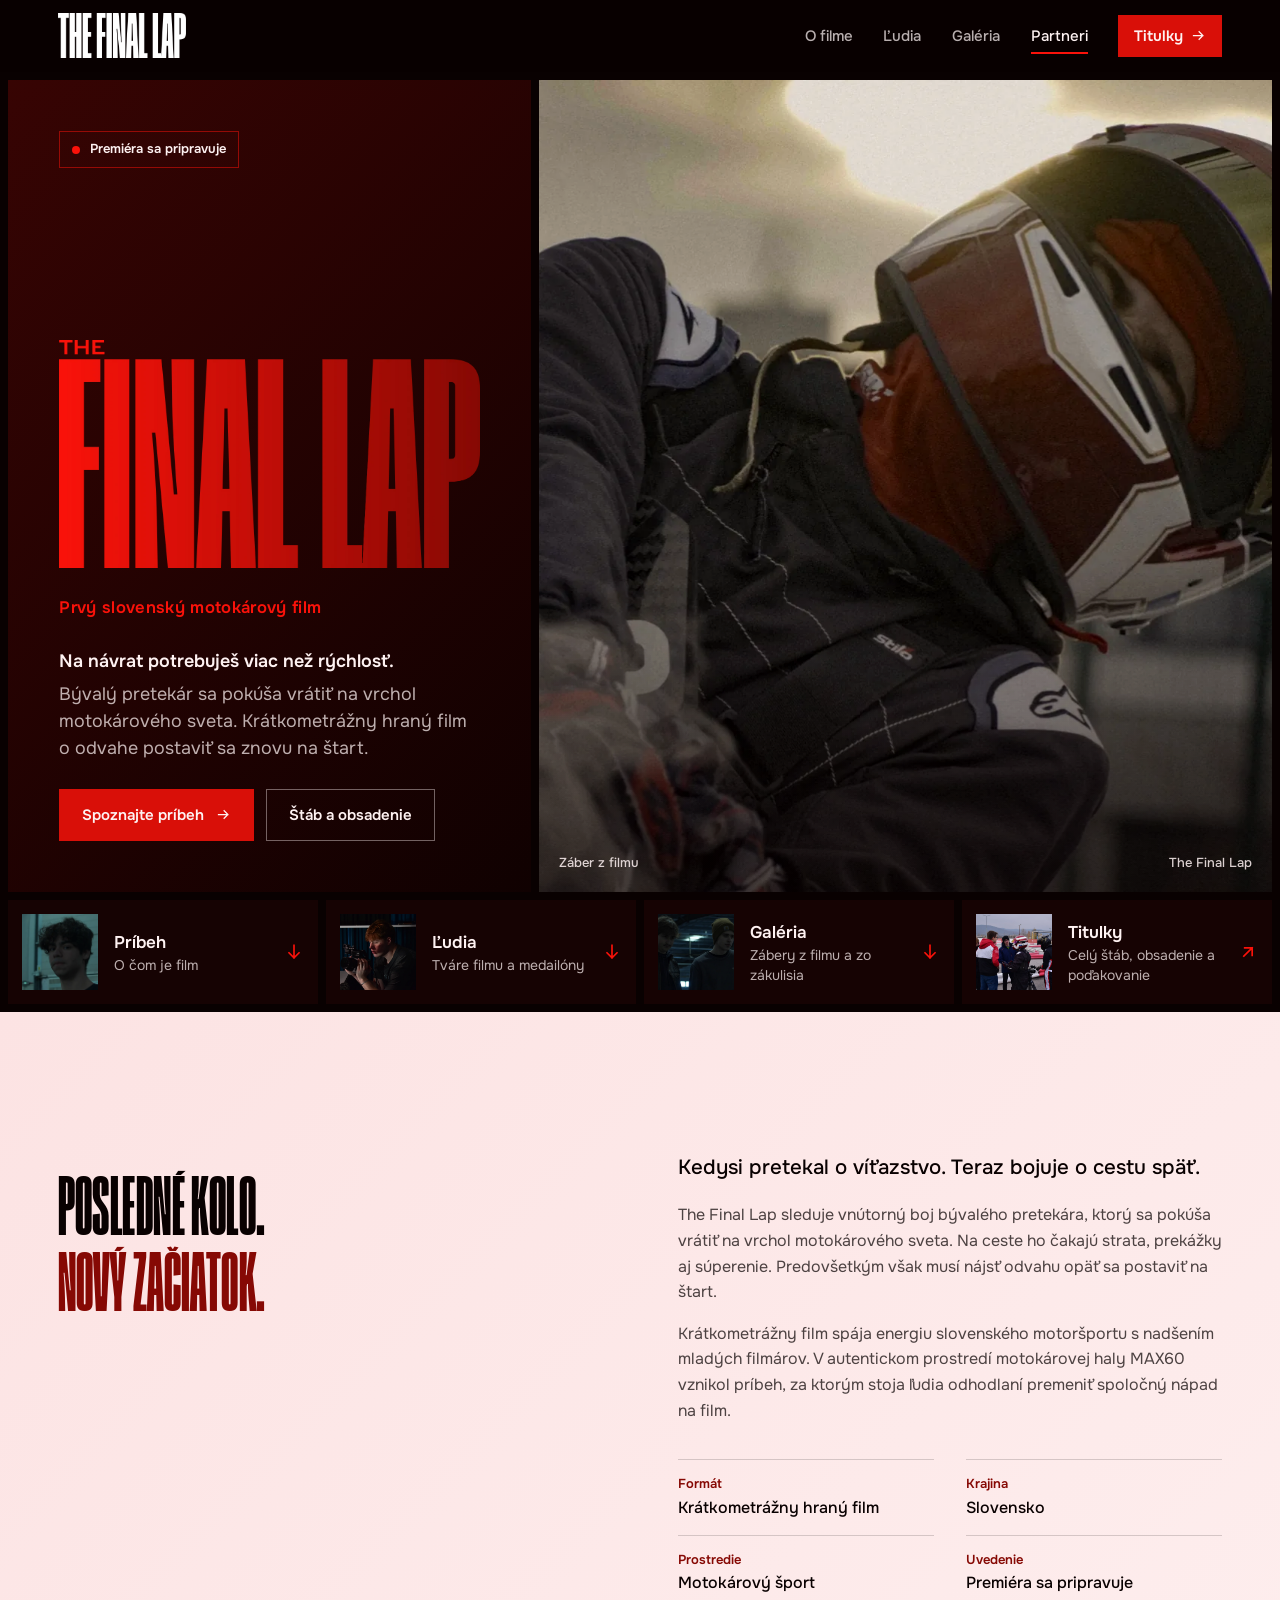
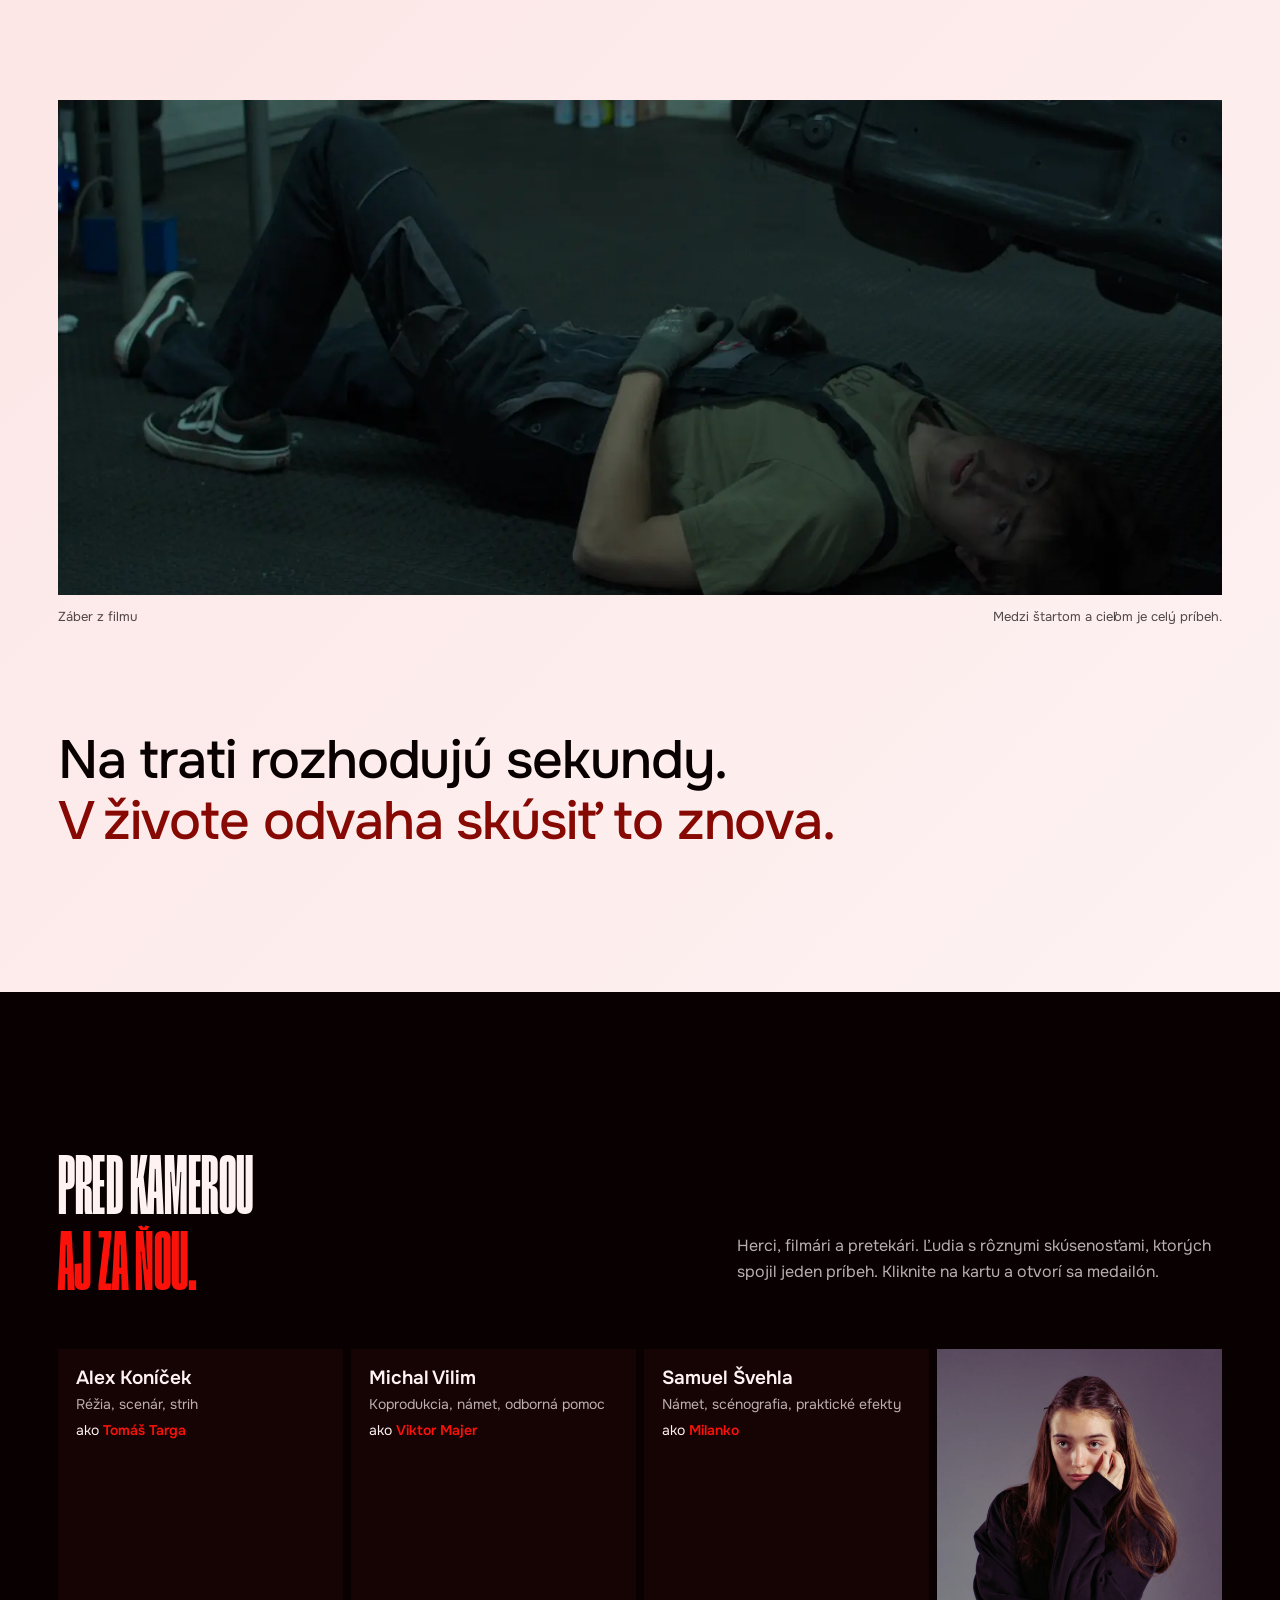
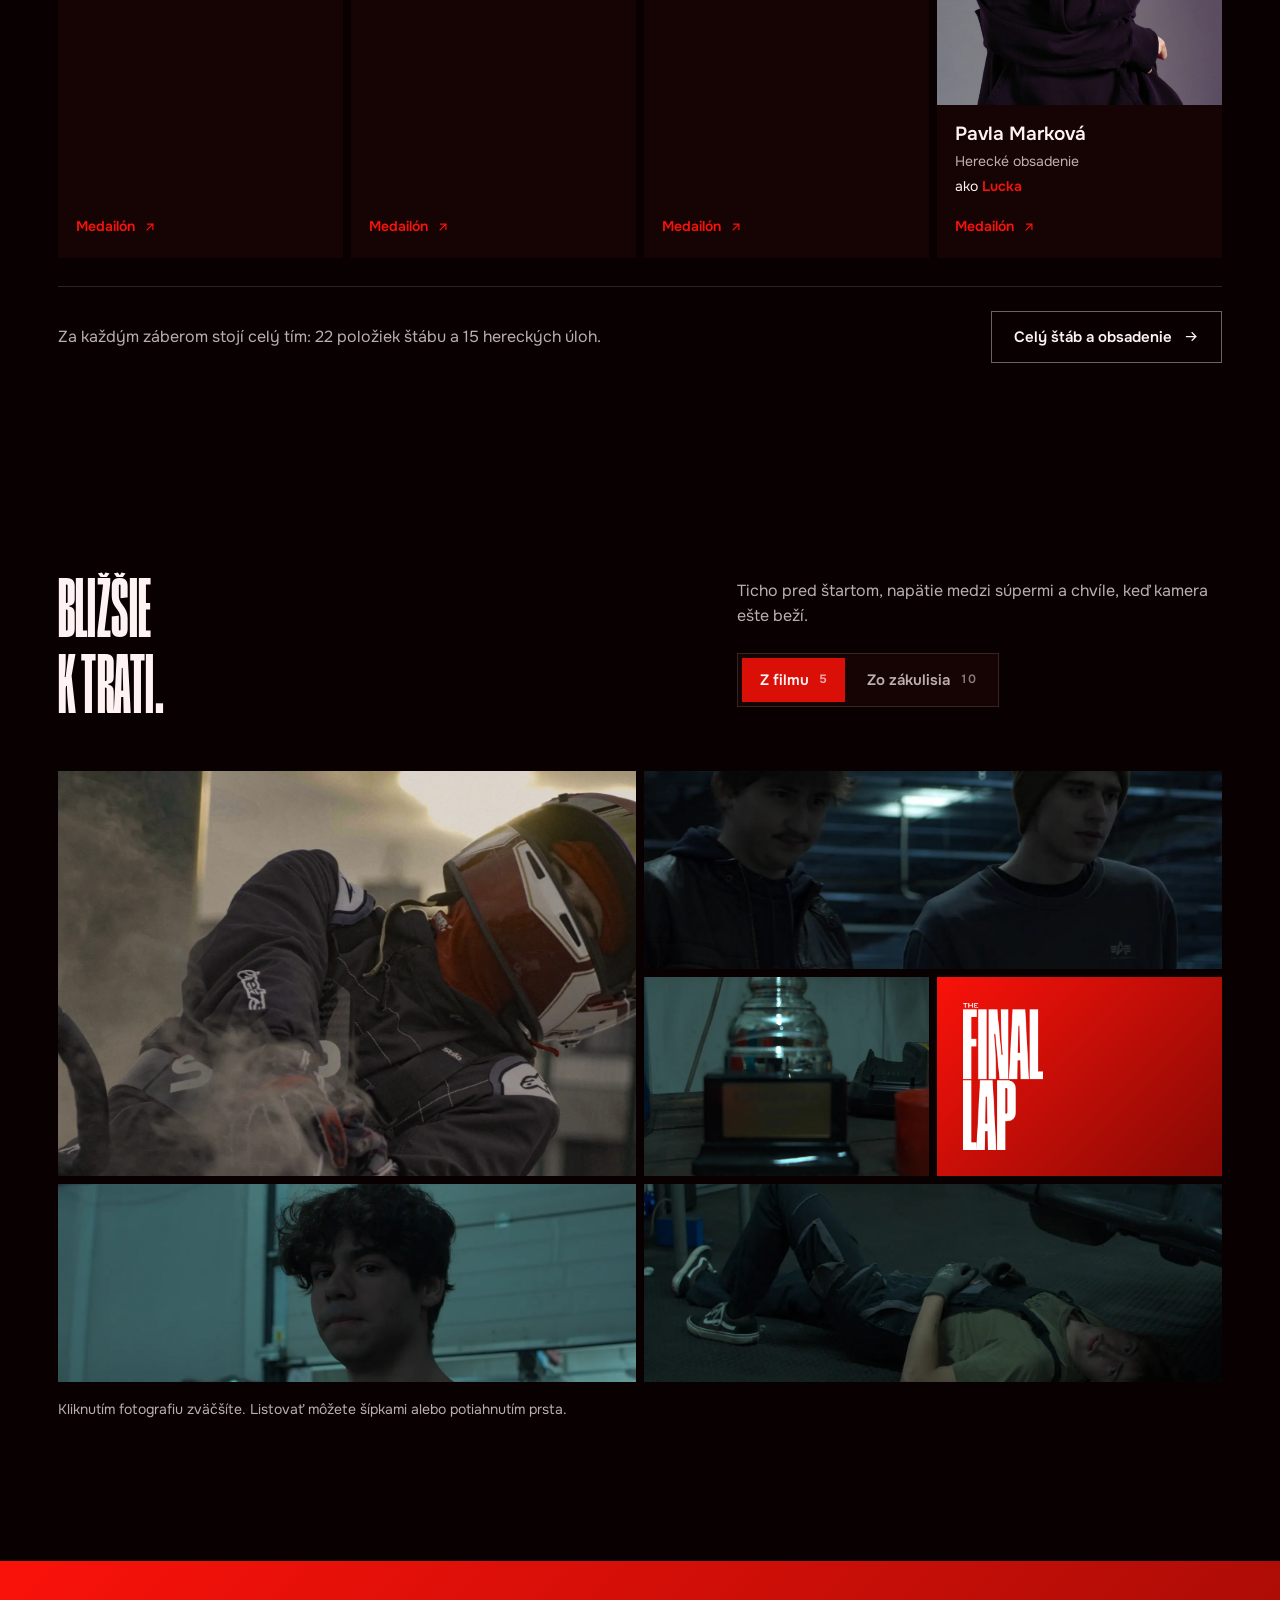
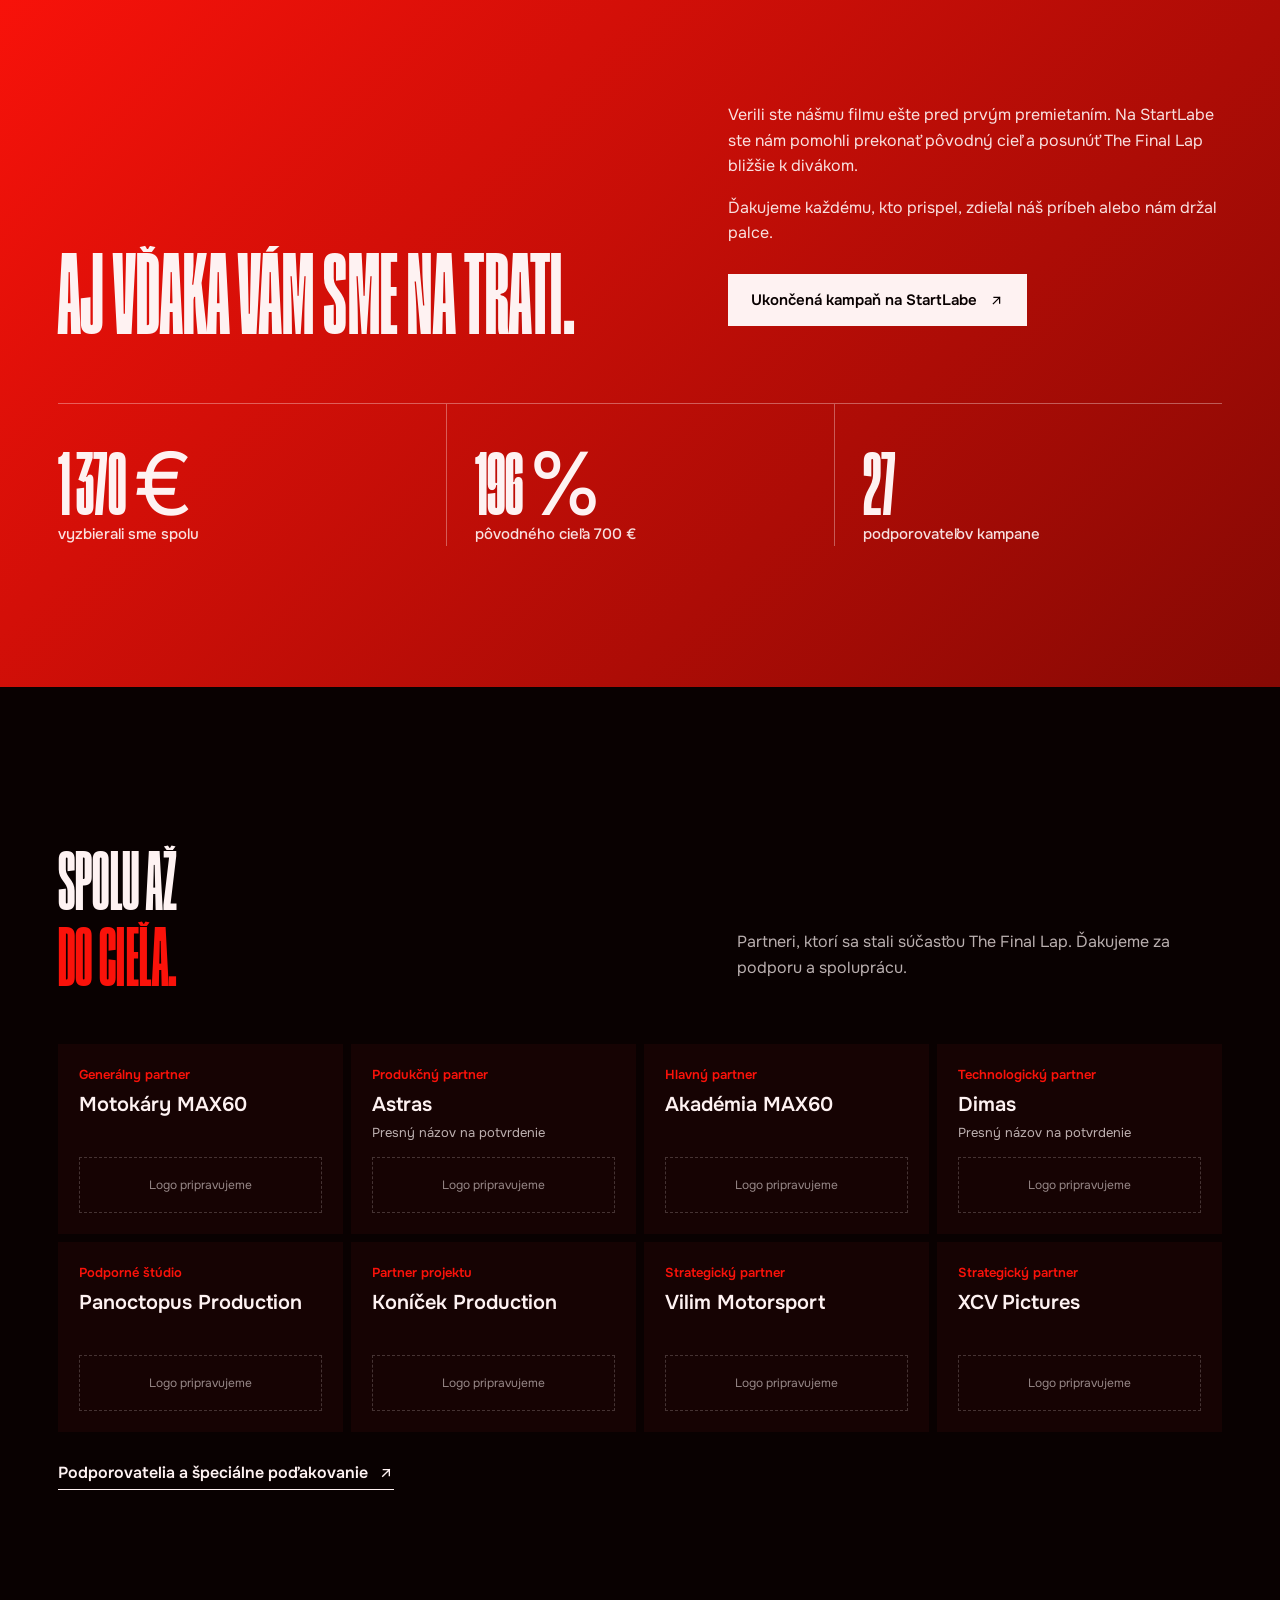
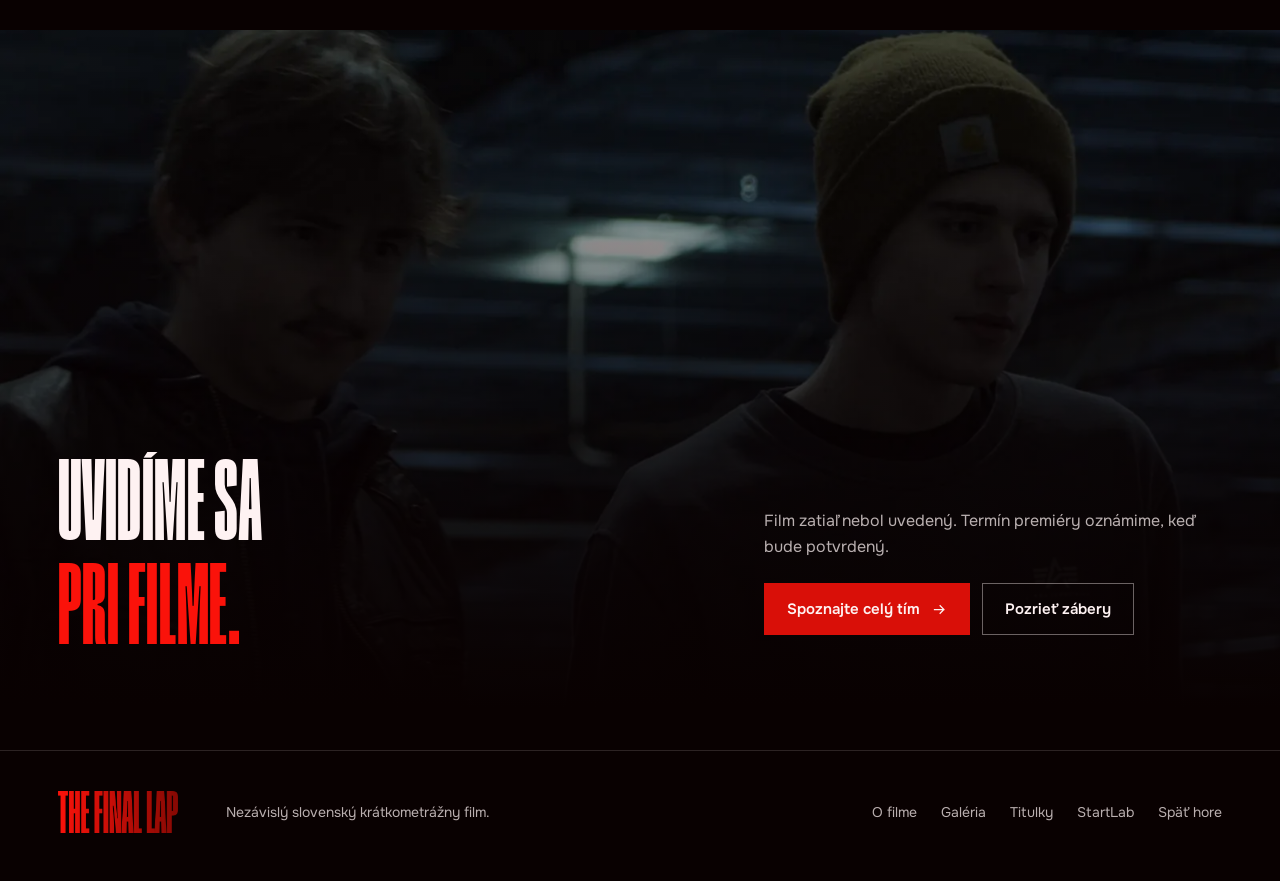
<file: index.html>
<!doctype html>
<html lang="sk">
<head>
  <meta charset="utf-8">
  <meta name="viewport" content="width=device-width, initial-scale=1">
  <meta name="theme-color" content="#090101">
  <title>The Final Lap — prvý slovenský motokárový film</title>
  <meta name="description" content="Krátkometrážny hraný film o bývalom pretekárovi, ktorý sa pokúša vrátiť na vrchol motokárového sveta. Príbeh, tvorcovia, zábery z filmu a zo zákulisia.">
  <meta property="og:title" content="The Final Lap — prvý slovenský motokárový film">
  <meta property="og:description" content="Príbeh návratu na trať. Premiéra sa pripravuje.">
  <meta property="og:type" content="website">
  <meta property="og:locale" content="sk_SK">
  <meta property="og:image" content="assets/hero-still.webp">
  <link rel="icon" href="favicon.svg" type="image/svg+xml">
  <link rel="preload" href="assets/fonts/segment-a-black.otf" as="font" type="font/otf" crossorigin>
  <link rel="preload" href="assets/hero-still.webp" as="image" fetchpriority="high">
  <link rel="stylesheet" href="styles.css">
  <script>document.documentElement.classList.add('js')</script>
  <script src="profiles.js" defer></script>
  <script src="script.js" defer></script>
</head>
<body>
  <!-- IKONY: používajú sa cez <svg class="icon"><use href="#i-arrow"/></svg> -->
  <svg width="0" height="0" style="position:absolute" aria-hidden="true">
    <symbol id="i-arrow" viewBox="0 0 24 24"><path d="M4 12h15M13 6l6 6-6 6"/></symbol>
    <symbol id="i-out" viewBox="0 0 24 24"><path d="M7 17 17 7M8 7h9v9"/></symbol>
    <symbol id="i-down" viewBox="0 0 24 24"><path d="M12 4v15M6 13l6 6 6-6"/></symbol>
    <symbol id="i-zoom" viewBox="0 0 24 24"><path d="M14 4h6v6M10 20H4v-6M20 4l-7 7M4 20l7-7"/></symbol>
    <symbol id="i-close" viewBox="0 0 24 24"><path d="M5 5l14 14M19 5 5 19"/></symbol>
    <symbol id="i-prev" viewBox="0 0 24 24"><path d="M20 12H5M11 6l-6 6 6 6"/></symbol>
    <symbol id="i-menu" viewBox="0 0 24 24"><path d="M3 7h18M3 12h18M3 17h18"/></symbol>
  </svg>

  <a class="skip-link" href="#obsah">Preskočiť na obsah</a>

  <!-- HLAVIČKA A NAVIGÁCIA -->
  <header class="header">
    <a class="brand" href="index.html" aria-label="The Final Lap — úvod"><img src="assets/logo.webp" alt="The Final Lap" width="800" height="276"></a>
    <button class="menu-toggle" aria-expanded="false" aria-controls="navigation"><span>Menu</span><svg class="icon"><use href="#i-menu"/></svg></button>
    <nav class="nav" id="navigation" aria-label="Hlavná navigácia">
      <a href="#o-filme">O filme</a>
      <a href="#tvorcovia">Ľudia</a>
      <a href="#galeria">Galéria</a>
      <a href="#partneri">Partneri</a>
      <a class="nav-cta" href="titulky.html">Titulky <svg class="icon"><use href="#i-arrow"/></svg></a>
    </nav>
  </header>

  <main id="obsah">
    <!-- ÚVOD -->
    <section class="hero" aria-labelledby="film-title">
      <div class="hero-copy">
        <span class="hero-status"><i aria-hidden="true"></i>Premiéra sa pripravuje</span>
        <h1 id="film-title"><img src="assets/logo-wide-red.webp" alt="The Final Lap" width="1200" height="649"></h1>
        <p class="hero-tagline">Prvý slovenský motokárový film</p>
        <p class="hero-text"><strong>Na návrat potrebuješ viac než rýchlosť.</strong>Bývalý pretekár sa pokúša vrátiť na vrchol motokárového sveta. Krátkometrážny hraný film o odvahe postaviť sa znovu na štart.</p>
        <div class="hero-actions">
          <a class="btn btn-red" href="#o-filme">Spoznajte príbeh <svg class="icon"><use href="#i-arrow"/></svg></a>
          <a class="btn btn-line" href="titulky.html">Štáb a obsadenie</a>
        </div>
      </div>
      <figure class="hero-photo">
        <img src="assets/hero-still.webp" alt="Záber z filmu: jazdec v prilbe v oblaku dymu z motokáry" width="1680" height="1080" fetchpriority="high">
        <figcaption><span>Záber z filmu</span><span>The Final Lap</span></figcaption>
      </figure>
    </section>

    <!-- ROZCESTNÍK: kam vedú hlavné časti webu -->
    <nav class="explore" aria-label="Čo na stránke nájdete">
      <a href="#o-filme"><span class="thumb"><img src="assets/still-face.webp" alt="" width="1600" height="682" loading="lazy"></span><span><strong>Príbeh</strong><small>O čom je film</small></span><svg class="icon"><use href="#i-down"/></svg></a>
      <a href="#tvorcovia"><span class="thumb"><img src="assets/bts-operator.webp" alt="" width="1600" height="1067" loading="lazy"></span><span><strong>Ľudia</strong><small>Tváre filmu a medailóny</small></span><svg class="icon"><use href="#i-down"/></svg></a>
      <a href="#galeria"><span class="thumb"><img src="assets/still-rivals.webp" alt="" width="1600" height="1029" loading="lazy"></span><span><strong>Galéria</strong><small>Zábery z filmu a zo zákulisia</small></span><svg class="icon"><use href="#i-down"/></svg></a>
      <a class="out" href="titulky.html"><span class="thumb"><img src="assets/bts-team.webp" alt="" width="1600" height="1067" loading="lazy"></span><span><strong>Titulky</strong><small>Celý štáb, obsadenie a poďakovanie</small></span><svg class="icon"><use href="#i-out"/></svg></a>
    </nav>

    <!-- O FILME -->
    <section class="section about" id="o-filme" aria-labelledby="about-title">
      <div class="wrap">
        <div class="about-grid reveal">
          <h2 class="display h-lg" id="about-title">Posledné kolo.<br><span>Nový začiatok.</span></h2>
          <div class="prose">
            <p class="lead">Kedysi pretekal o víťazstvo. Teraz bojuje o cestu späť.</p>
            <p class="muted">The Final Lap sleduje vnútorný boj bývalého pretekára, ktorý sa pokúša vrátiť na vrchol motokárového sveta. Na ceste ho čakajú strata, prekážky aj súperenie. Predovšetkým však musí nájsť odvahu opäť sa postaviť na štart.</p>
            <p class="muted">Krátkometrážny film spája energiu slovenského motoršportu s nadšením mladých filmárov. V autentickom prostredí motokárovej haly MAX60 vznikol príbeh, za ktorým stoja ľudia odhodlaní premeniť spoločný nápad na film.</p>
            <dl class="facts">
              <div><dt>Formát</dt><dd>Krátkometrážny hraný film</dd></div>
              <div><dt>Krajina</dt><dd>Slovensko</dd></div>
              <div><dt>Prostredie</dt><dd>Motokárový šport</dd></div>
              <div><dt>Uvedenie</dt><dd>Premiéra sa pripravuje</dd></div>
            </dl>
          </div>
        </div>
        <figure class="about-still reveal">
          <img src="assets/still-floor.webp" alt="Záber z filmu: postava leží na zemi pod motokárou v dielni" width="1600" height="682" loading="lazy">
          <figcaption><span>Záber z filmu</span><span>Medzi štartom a cieľom je celý príbeh.</span></figcaption>
        </figure>
        <p class="quote reveal">Na trati rozhodujú sekundy. <span>V živote odvaha skúsiť to znova.</span></p>
      </div>
    </section>

    <!-- TVÁRE FILMU (medailóny sú v profiles.js) -->
    <section class="section" id="tvorcovia" aria-labelledby="people-title">
      <div class="wrap">
        <div class="section-head reveal">
          <h2 class="display h-lg" id="people-title">Pred kamerou<br><span class="red">aj za ňou.</span></h2>
          <p>Herci, filmári a pretekári. Ľudia s rôznymi skúsenosťami, ktorých spojil jeden príbeh. Kliknite na kartu a otvorí sa medailón.</p>
        </div>
        <div class="people reveal">
          <button class="person" data-person="alex">
            <span class="portrait"><span class="initials" aria-hidden="true">AK</span><span class="photo-label">Portrét pripravujeme</span></span>
            <span class="person-info"><strong class="person-name">Alex Koníček</strong><span class="roles">Réžia, scenár, strih</span><span class="character">ako <b>Tomáš Targa</b></span><span class="more">Medailón <svg class="icon"><use href="#i-out"/></svg></span></span>
          </button>
          <button class="person" data-person="michal">
            <span class="portrait"><span class="initials" aria-hidden="true">MV</span><span class="photo-label">Portrét pripravujeme</span></span>
            <span class="person-info"><strong class="person-name">Michal Vilim</strong><span class="roles">Koprodukcia, námet, odborná pomoc</span><span class="character">ako <b>Viktor Majer</b></span><span class="more">Medailón <svg class="icon"><use href="#i-out"/></svg></span></span>
          </button>
          <button class="person" data-person="samuel">
            <span class="portrait"><span class="initials" aria-hidden="true">SŠ</span><span class="photo-label">Portrét pripravujeme</span></span>
            <span class="person-info"><strong class="person-name">Samuel Švehla</strong><span class="roles">Námet, scénografia, praktické efekty</span><span class="character">ako <b>Milanko</b></span><span class="more">Medailón <svg class="icon"><use href="#i-out"/></svg></span></span>
          </button>
          <button class="person" data-person="pavla">
            <span class="portrait"><img src="assets/pavla.webp" alt="Pavla Marková" width="1080" height="1350" loading="lazy"></span>
            <span class="person-info"><strong class="person-name">Pavla Marková</strong><span class="roles">Herecké obsadenie</span><span class="character">ako <b>Lucka</b></span><span class="more">Medailón <svg class="icon"><use href="#i-out"/></svg></span></span>
          </button>
        </div>
        <div class="people-foot">
          <p>Za každým záberom stojí celý tím: 22 položiek štábu a 15 hereckých úloh.</p>
          <a class="btn btn-line" href="titulky.html">Celý štáb a obsadenie <svg class="icon"><use href="#i-arrow"/></svg></a>
        </div>
      </div>
    </section>

    <!-- GALÉRIA: triedy big / wide / tall určujú veľkosť dlaždice -->
    <section class="section flush" id="galeria" aria-labelledby="gallery-title">
      <div class="wrap">
        <div class="section-head reveal">
          <h2 class="display h-lg" id="gallery-title">Bližšie<br>k trati.</h2>
          <div>
            <p>Ticho pred štartom, napätie medzi súpermi a chvíle, keď kamera ešte beží.</p>
            <div class="tabs" role="tablist" aria-label="Časti galérie">
              <button class="tab" role="tab" id="tab-film" aria-controls="panel-film" aria-selected="true">Z filmu <span>5</span></button>
              <button class="tab" role="tab" id="tab-bts" aria-controls="panel-bts" aria-selected="false">Zo zákulisia <span>10</span></button>
            </div>
          </div>
        </div>

        <div class="gallery-panel mosaic" id="panel-film" role="tabpanel" aria-labelledby="tab-film">
          <button class="tile big" data-gallery><img src="assets/still-race.webp" alt="Jazdec v prilbe za volantom motokáry" width="1600" height="1029" loading="lazy"></button>
          <button class="tile wide" data-gallery><img src="assets/still-rivals.webp" alt="Dvaja súperi v motokárovej hale" width="1600" height="1029" loading="lazy"></button>
          <button class="tile" data-gallery><img src="assets/still-trophy.webp" alt="Pohár v tmavej dielni" width="1600" height="682" loading="lazy"></button>
          <div class="panel panel-red"><img class="panel-logo" src="assets/logo-stacked.webp" alt="The Final Lap" width="500" height="919"></div>
          <button class="tile wide" data-gallery><img src="assets/still-face.webp" alt="Detail tváre, záber z filmu" width="1600" height="682" loading="lazy"></button>
          <button class="tile wide" data-gallery><img src="assets/still-floor.webp" alt="Postava ležiaca na zemi v dielni" width="1600" height="682" loading="lazy"></button>
        </div>

        <div class="gallery-panel mosaic" id="panel-bts" role="tabpanel" aria-labelledby="tab-bts">
          <button class="tile big" data-gallery><img src="assets/bts-operator.webp" alt="Kameraman s kamerou v štúdiu" width="1600" height="1067" loading="lazy"></button>
          <div class="panel panel-red wide"><p class="display">Behind<br>the camera</p></div>
          <button class="tile" data-gallery><img src="assets/bts-lens.webp" alt="Detail filmovej kamery a objektívu" width="1600" height="1067" loading="lazy"></button>
          <button class="tile tall" data-gallery><img src="assets/bts-clapper.webp" alt="Klapka pred natáčaním v hale MAX60" width="1067" height="1600" loading="lazy"></button>
          <button class="tile wide" data-gallery><img src="assets/bts-team.webp" alt="Štáb a jazdci sa radia na trati" width="1600" height="1067" loading="lazy"></button>
          <button class="tile" data-gallery><img src="assets/bts-grid.webp" alt="Jazdci v motokárach na štarte a kamera" width="1600" height="1067" loading="lazy"></button>
          <button class="tile wide" data-gallery><img src="assets/bts-studio.webp" alt="Herci a štáb pri natáčaní v štúdiu" width="1600" height="1067" loading="lazy"></button>
          <button class="tile wide" data-gallery><img src="assets/bts-sound.webp" alt="Práca pri zvukovom a strižňovom pulte" width="1600" height="1067" loading="lazy"></button>
          <button class="tile" data-gallery><img src="assets/bts-drone.webp" alt="Pilot pripravuje FPV dron" width="1600" height="1067" loading="lazy"></button>
          <button class="tile wide" data-gallery><img src="assets/bts-actor.webp" alt="Herec v slnečných okuliaroch v motokárovej hale" width="1600" height="1067" loading="lazy"></button>
          <button class="tile" data-gallery><img src="assets/bts-pitlane.webp" alt="Jazdci a štáb pri motokárach v boxoch" width="1600" height="1067" loading="lazy"></button>
        </div>
        <p class="gallery-note">Kliknutím fotografiu zväčšíte. Listovať môžete šípkami alebo potiahnutím prsta.</p>
      </div>
    </section>

    <!-- PODPORA (StartLab) -->
    <section class="section support" id="podpora" aria-labelledby="support-title">
      <div class="wrap">
        <div class="support-grid reveal">
          <h2 class="display h-xl" id="support-title">Aj vďaka vám sme na trati.</h2>
          <div>
            <div class="prose">
              <p>Verili ste nášmu filmu ešte pred prvým premietaním. Na StartLabe ste nám pomohli prekonať pôvodný cieľ a posunúť The Final Lap bližšie k divákom.</p>
              <p>Ďakujeme každému, kto prispel, zdieľal náš príbeh alebo nám držal palce.</p>
            </div>
            <a class="btn btn-paper" href="https://www.startlab.sk/projekty/4105-zbierka-na-podporu-pretekarskeho-studentskeho-filmu-the-fin/" target="_blank" rel="noopener">Ukončená kampaň na StartLabe <svg class="icon"><use href="#i-out"/></svg></a>
          </div>
        </div>
        <dl class="funding reveal">
          <div><dt>vyzbierali sme spolu</dt><dd>1&nbsp;370&nbsp;€</dd></div>
          <div><dt>pôvodného cieľa 700 €</dt><dd>196&nbsp;%</dd></div>
          <div><dt>podporovateľov kampane</dt><dd>27</dd></div>
        </dl>
      </div>
    </section>

    <!-- PARTNERI: logo vložte namiesto <span class="logo-slot"> -->
    <section class="section" id="partneri" aria-labelledby="partners-title">
      <div class="wrap">
        <div class="section-head reveal">
          <h2 class="display h-lg" id="partners-title">Spolu až<br><span class="red">do cieľa.</span></h2>
          <p>Partneri, ktorí sa stali súčasťou The Final Lap. Ďakujeme za podporu a spoluprácu.</p>
        </div>
        <div class="partners reveal">
          <div class="partner"><span class="role">Generálny partner</span><strong>Motokáry MAX60</strong><span class="logo-slot">Logo pripravujeme</span></div>
          <div class="partner"><span class="role">Produkčný partner</span><strong>Astras</strong><span class="pending">Presný názov na potvrdenie</span><span class="logo-slot">Logo pripravujeme</span></div>
          <div class="partner"><span class="role">Hlavný partner</span><strong>Akadémia MAX60</strong><span class="logo-slot">Logo pripravujeme</span></div>
          <div class="partner"><span class="role">Technologický partner</span><strong>Dimas</strong><span class="pending">Presný názov na potvrdenie</span><span class="logo-slot">Logo pripravujeme</span></div>
          <div class="partner"><span class="role">Podporné štúdio</span><strong>Panoctopus Production</strong><span class="logo-slot">Logo pripravujeme</span></div>
          <div class="partner"><span class="role">Partner projektu</span><strong>Koníček Production</strong><span class="logo-slot">Logo pripravujeme</span></div>
          <div class="partner"><span class="role">Strategický partner</span><strong>Vilim Motorsport</strong><span class="logo-slot">Logo pripravujeme</span></div>
          <div class="partner"><span class="role">Strategický partner</span><strong>XCV Pictures</strong><span class="logo-slot">Logo pripravujeme</span></div>
        </div>
        <div class="partners-foot"><a class="link" href="titulky.html#podakovanie">Podporovatelia a špeciálne poďakovanie <svg class="icon"><use href="#i-out"/></svg></a></div>
      </div>
    </section>

    <!-- ZÁVER: stav premiéry (dátum doplňte až po potvrdení) -->
    <section class="finale" id="premiera" aria-labelledby="finale-title">
      <img src="assets/still-rivals.webp" alt="" width="1600" height="1029" loading="lazy">
      <div class="wrap finale-grid">
        <h2 class="display h-xl reveal" id="finale-title">Uvidíme sa<br><span class="red">pri filme.</span></h2>
        <div class="reveal">
          <p>Film zatiaľ nebol uvedený. Termín premiéry oznámime, keď bude potvrdený.</p>
          <div class="actions">
            <a class="btn btn-red" href="titulky.html">Spoznajte celý tím <svg class="icon"><use href="#i-arrow"/></svg></a>
            <a class="btn btn-line" href="#galeria">Pozrieť zábery</a>
          </div>
        </div>
      </div>
    </section>
  </main>

  <footer class="footer wrap">
    <a href="#obsah" aria-label="Späť na začiatok"><img src="assets/logo-red.webp" alt="The Final Lap" width="800" height="276" loading="lazy"></a>
    <span>Nezávislý slovenský krátkometrážny film.</span>
    <nav aria-label="Odkazy v päte">
      <a href="#o-filme">O filme</a>
      <a href="#galeria">Galéria</a>
      <a href="titulky.html">Titulky</a>
      <a href="https://www.startlab.sk/projekty/4105-zbierka-na-podporu-pretekarskeho-studentskeho-filmu-the-fin/" target="_blank" rel="noopener">StartLab</a>
      <a href="#obsah">Späť hore</a>
    </nav>
  </footer>

  <!-- MEDAILÓN (obsah dopĺňa script.js z profiles.js) -->
  <dialog id="profile-dialog" aria-labelledby="profile-name">
    <button class="dialog-close" aria-label="Zavrieť medailón"><svg class="icon"><use href="#i-close"/></svg></button>
    <div class="profile-layout">
      <div class="portrait profile-portrait"></div>
      <div class="profile-copy">
        <h2 class="display" id="profile-name"></h2>
        <p class="profile-role"></p>
        <p class="profile-bio"></p>
        <p class="profile-source"></p>
      </div>
    </div>
  </dialog>

  <!-- FOTOGALÉRIA -->
  <dialog id="lightbox" class="lightbox" aria-label="Fotogaléria">
    <figure>
      <button class="dialog-close" aria-label="Zavrieť fotografiu"><svg class="icon"><use href="#i-close"/></svg></button>
      <img src="assets/still-race.webp" alt="" width="1600" height="1029">
      <figcaption>
        <span class="count" aria-live="polite"></span>
        <span class="lightbox-nav">
          <button data-prev aria-label="Predchádzajúca fotografia"><svg class="icon"><use href="#i-prev"/></svg></button>
          <button data-next aria-label="Nasledujúca fotografia"><svg class="icon"><use href="#i-arrow"/></svg></button>
        </span>
      </figcaption>
    </figure>
  </dialog>
</body>
</html>
</file>
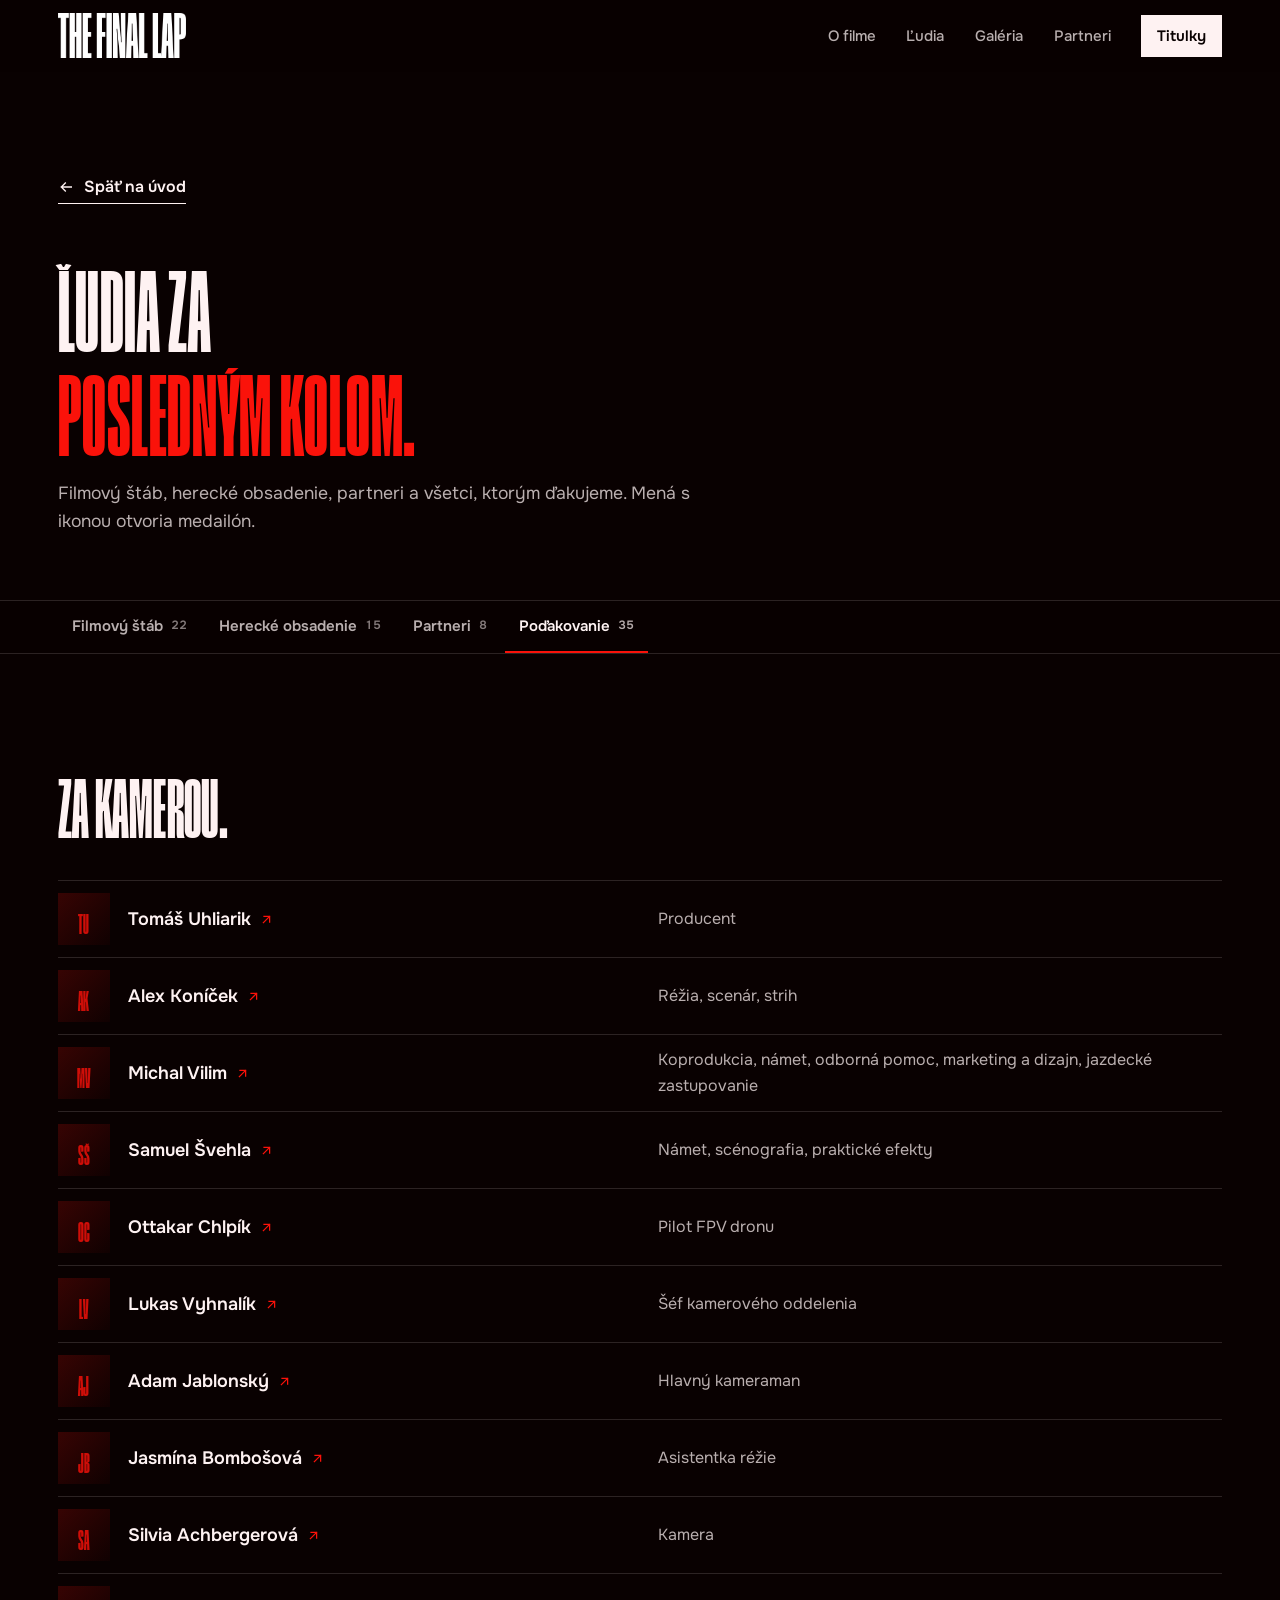
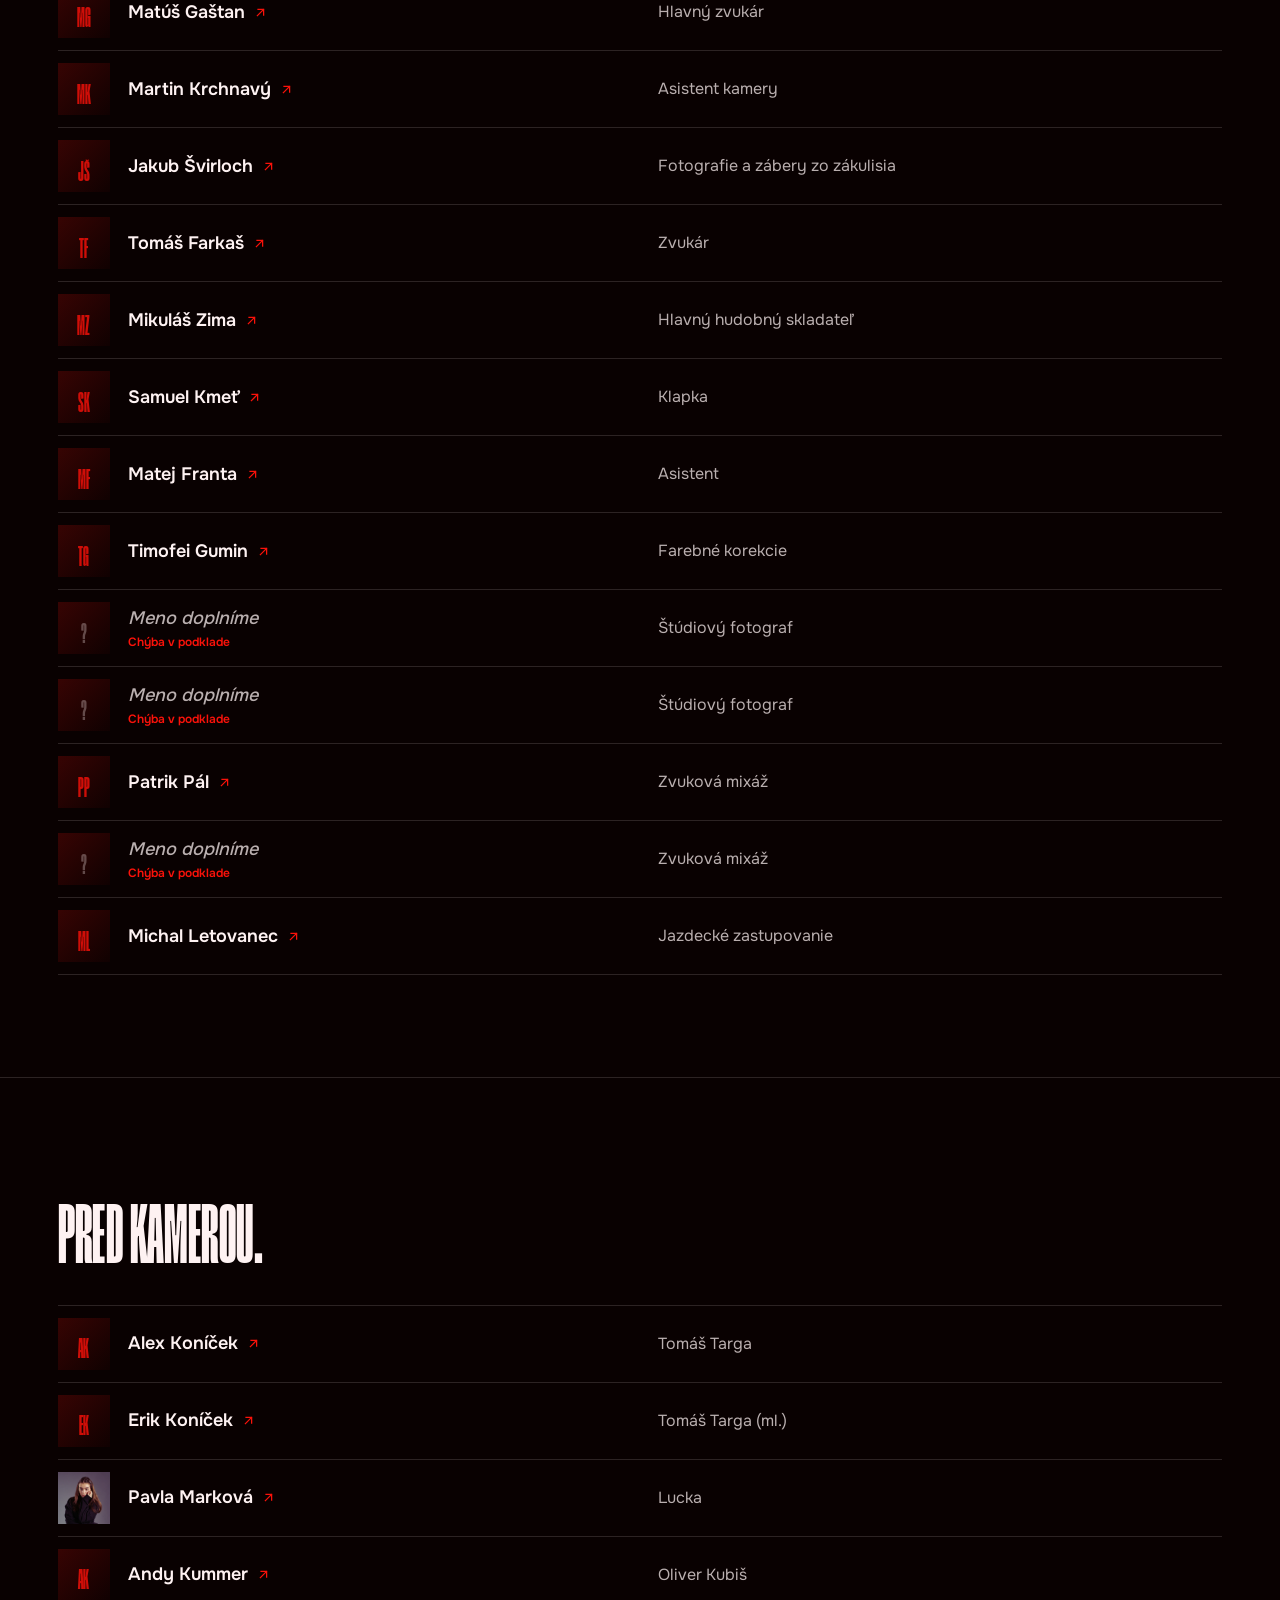
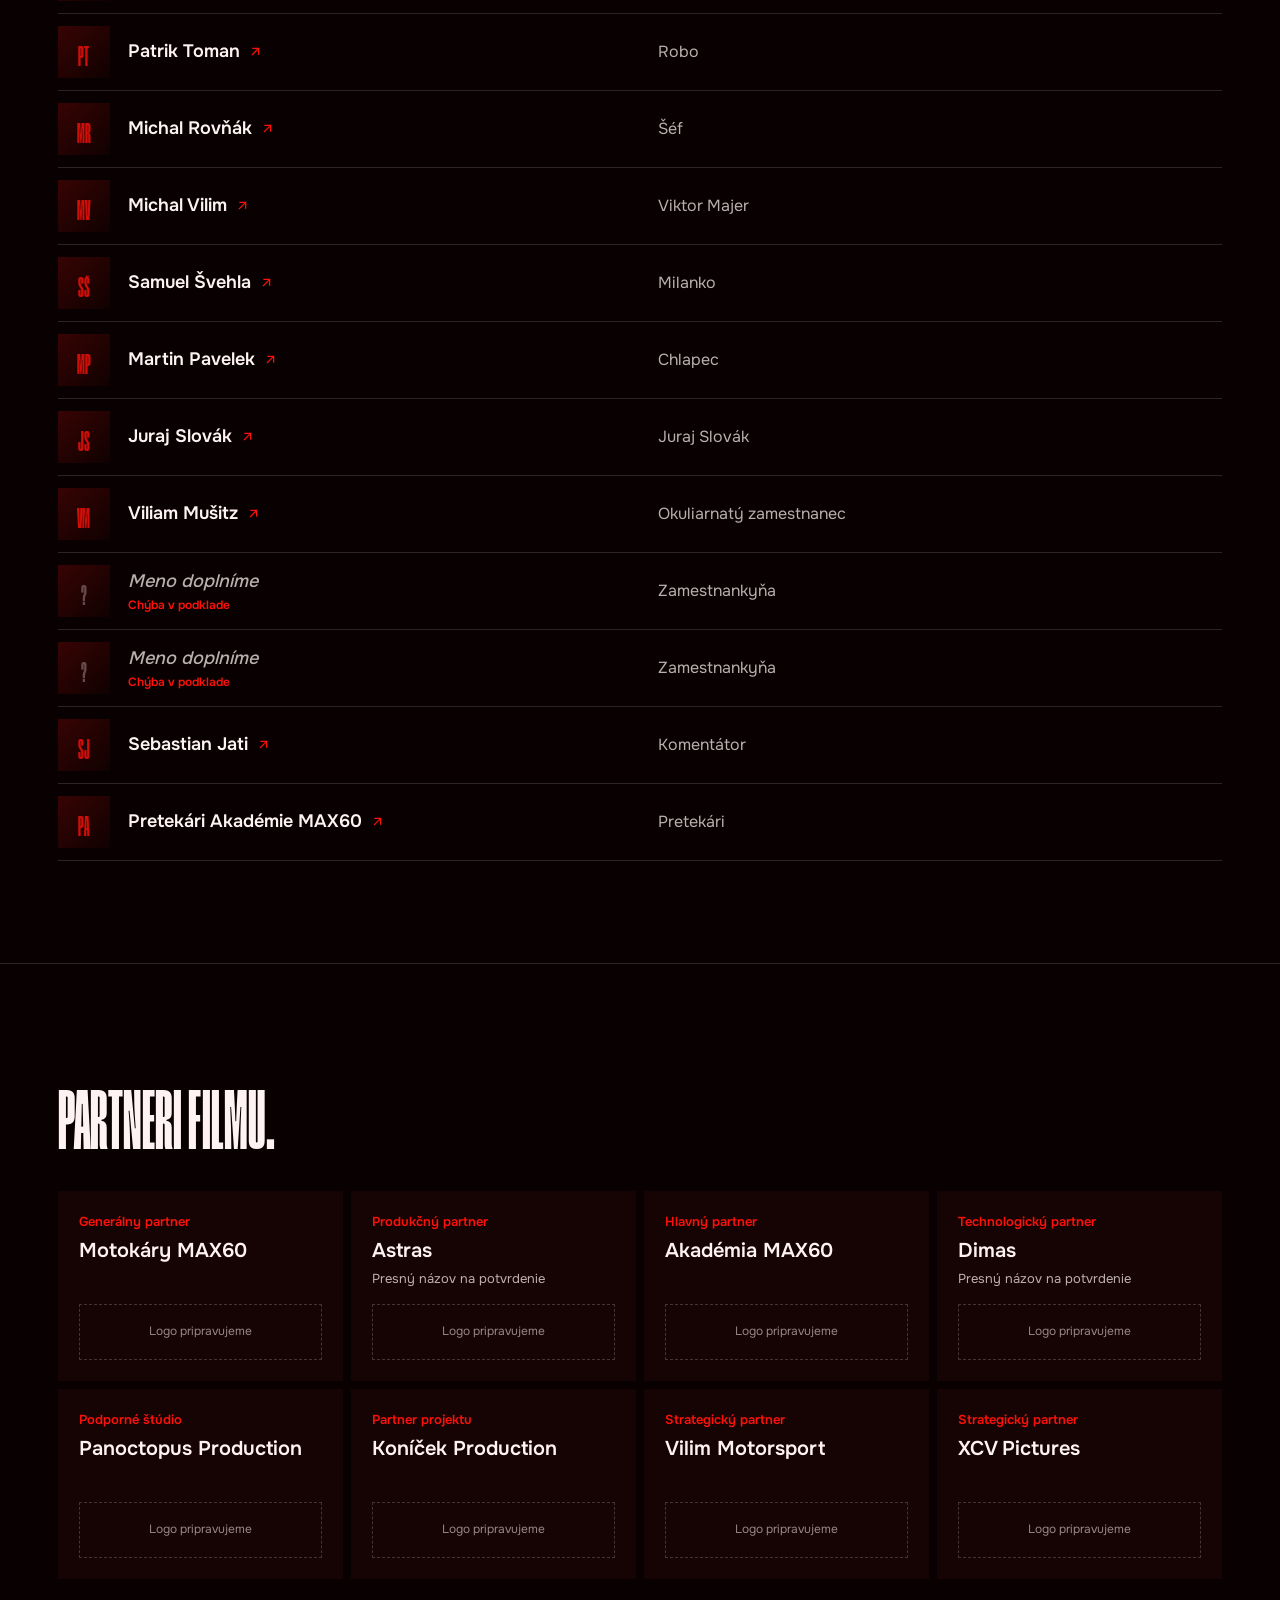
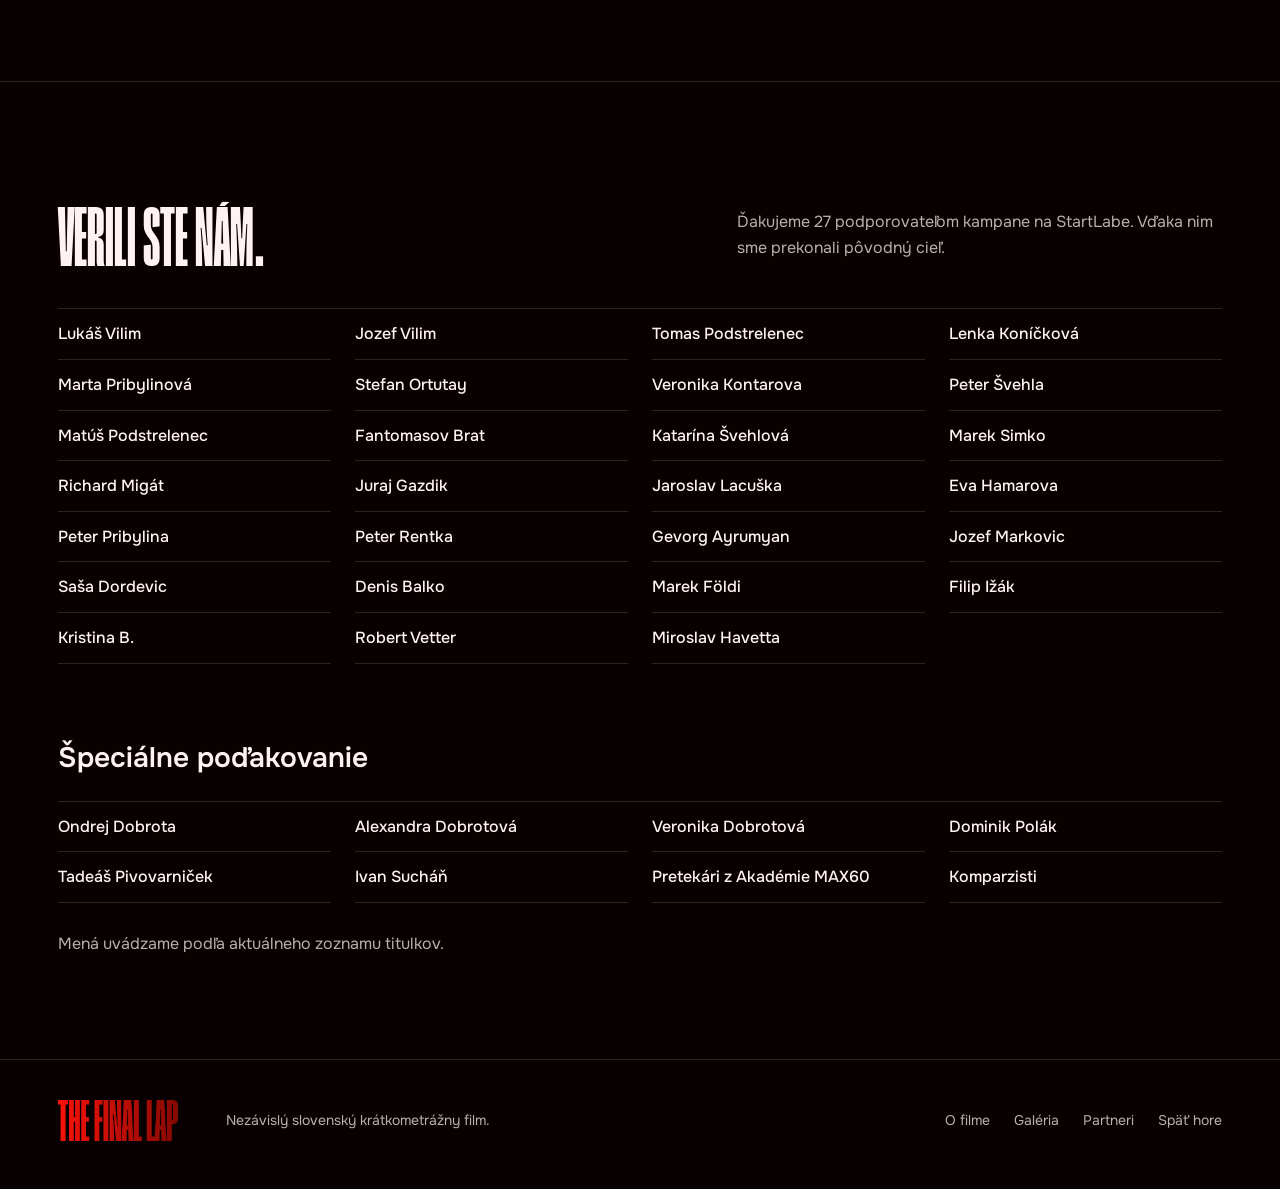
<file: titulky.html>
<!doctype html>
<html lang="sk">
<head>
  <meta charset="utf-8">
  <meta name="viewport" content="width=device-width, initial-scale=1">
  <meta name="theme-color" content="#090101">
  <title>Titulky — štáb a obsadenie | The Final Lap</title>
  <meta name="description" content="Kompletný štáb, herecké obsadenie, partneri, podporovatelia a špeciálne poďakovanie filmu The Final Lap.">
  <meta property="og:title" content="Titulky — The Final Lap">
  <meta property="og:description" content="Ľudia, ktorí pred kamerou aj za ňou tvoria prvý slovenský motokárový film.">
  <meta property="og:type" content="website">
  <meta property="og:locale" content="sk_SK">
  <meta property="og:image" content="assets/hero.webp">
  <link rel="icon" href="favicon.svg" type="image/svg+xml">
  <link rel="preload" href="assets/fonts/segment-a-black.otf" as="font" type="font/otf" crossorigin>
  <link rel="stylesheet" href="styles.css">
  <script>document.documentElement.classList.add('js')</script>
  <script src="profiles.js" defer></script>
  <script src="script.js" defer></script>
</head>
<body>
  <svg width="0" height="0" style="position:absolute" aria-hidden="true">
    <symbol id="i-arrow" viewBox="0 0 24 24"><path d="M4 12h15M13 6l6 6-6 6"/></symbol>
    <symbol id="i-out" viewBox="0 0 24 24"><path d="M7 17 17 7M8 7h9v9"/></symbol>
    <symbol id="i-close" viewBox="0 0 24 24"><path d="M5 5l14 14M19 5 5 19"/></symbol>
    <symbol id="i-menu" viewBox="0 0 24 24"><path d="M3 7h18M3 12h18M3 17h18"/></symbol>
  </svg>

  <a class="skip-link" href="#obsah">Preskočiť na obsah</a>

  <header class="header">
    <a class="brand" href="index.html" aria-label="The Final Lap — úvod"><img src="assets/logo.webp" alt="The Final Lap" width="800" height="276"></a>
    <button class="menu-toggle" aria-expanded="false" aria-controls="navigation"><span>Menu</span><svg class="icon"><use href="#i-menu"/></svg></button>
    <nav class="nav" id="navigation" aria-label="Hlavná navigácia">
      <a href="index.html#o-filme">O filme</a>
      <a href="index.html#tvorcovia">Ľudia</a>
      <a href="index.html#galeria">Galéria</a>
      <a href="index.html#partneri">Partneri</a>
      <a class="nav-cta" href="titulky.html" aria-current="page">Titulky</a>
    </nav>
  </header>

  <main id="obsah">
    <section class="credits-hero wrap">
      <a class="link back" href="index.html"><svg class="icon"><use href="#i-arrow"/></svg> Späť na úvod</a>
      <h1 class="display h-xl">Ľudia za<br><span class="red">posledným kolom.</span></h1>
      <p>Filmový štáb, herecké obsadenie, partneri a všetci, ktorým ďakujeme. Mená s ikonou otvoria medailón.</p>
    </section>

    <nav class="credits-nav" aria-label="Časti titulkov">
      <div class="wrap">
        <a href="#stab">Filmový štáb <span>22</span></a>
        <a href="#obsadenie">Herecké obsadenie <span>15</span></a>
        <a href="#partneri">Partneri <span>8</span></a>
        <a href="#podakovanie">Poďakovanie <span>35</span></a>
      </div>
    </nav>

    <!-- ŠTÁB: poradie podľa THE FINAL LAP - Titulky.xlsx. Jeden riadok = jedna položka. -->
    <section class="credits-block wrap" id="stab" aria-labelledby="crew-title">
      <div class="section-head"><h2 class="display h-lg" id="crew-title">Za kamerou.</h2></div>
      <ul class="credit-list">
        <li class="credit"><span class="avatar" aria-hidden="true">TU</span><button class="name" data-person="tomas-uhliarik">Tomáš Uhliarik <svg class="icon"><use href="#i-out"/></svg></button><span class="role">Producent</span></li>
        <li class="credit"><span class="avatar" aria-hidden="true">AK</span><button class="name" data-person="alex">Alex Koníček <svg class="icon"><use href="#i-out"/></svg></button><span class="role">Réžia, scenár, strih</span></li>
        <li class="credit"><span class="avatar" aria-hidden="true">MV</span><button class="name" data-person="michal">Michal Vilim <svg class="icon"><use href="#i-out"/></svg></button><span class="role">Koprodukcia, námet, odborná pomoc, marketing a dizajn, jazdecké zastupovanie</span></li>
        <li class="credit"><span class="avatar" aria-hidden="true">SŠ</span><button class="name" data-person="samuel">Samuel Švehla <svg class="icon"><use href="#i-out"/></svg></button><span class="role">Námet, scénografia, praktické efekty</span></li>
        <li class="credit"><span class="avatar" aria-hidden="true">OC</span><button class="name" data-person="ottakar-chlpik">Ottakar Chlpík <svg class="icon"><use href="#i-out"/></svg></button><span class="role">Pilot FPV dronu</span></li>
        <li class="credit"><span class="avatar" aria-hidden="true">LV</span><button class="name" data-person="lukas-vyhnalik">Lukas Vyhnalík <svg class="icon"><use href="#i-out"/></svg></button><span class="role">Šéf kamerového oddelenia</span></li>
        <li class="credit"><span class="avatar" aria-hidden="true">AJ</span><button class="name" data-person="adam-jablonsky">Adam Jablonský <svg class="icon"><use href="#i-out"/></svg></button><span class="role">Hlavný kameraman</span></li>
        <li class="credit"><span class="avatar" aria-hidden="true">JB</span><button class="name" data-person="jasmina-bombosova">Jasmína Bombošová <svg class="icon"><use href="#i-out"/></svg></button><span class="role">Asistentka réžie</span></li>
        <li class="credit"><span class="avatar" aria-hidden="true">SA</span><button class="name" data-person="silvia-achbergerova">Silvia Achbergerová <svg class="icon"><use href="#i-out"/></svg></button><span class="role">Kamera</span></li>
        <li class="credit"><span class="avatar" aria-hidden="true">MG</span><button class="name" data-person="matus-gastan">Matúš Gaštan <svg class="icon"><use href="#i-out"/></svg></button><span class="role">Hlavný zvukár</span></li>
        <li class="credit"><span class="avatar" aria-hidden="true">MK</span><button class="name" data-person="martin-krchnavy">Martin Krchnavý <svg class="icon"><use href="#i-out"/></svg></button><span class="role">Asistent kamery</span></li>
        <li class="credit"><span class="avatar" aria-hidden="true">JŠ</span><button class="name" data-person="jakub-svirloch">Jakub Švirloch <svg class="icon"><use href="#i-out"/></svg></button><span class="role">Fotografie a zábery zo zákulisia</span></li>
        <li class="credit"><span class="avatar" aria-hidden="true">TF</span><button class="name" data-person="tomas-farkas">Tomáš Farkaš <svg class="icon"><use href="#i-out"/></svg></button><span class="role">Zvukár</span></li>
        <li class="credit"><span class="avatar" aria-hidden="true">MZ</span><button class="name" data-person="mikulas-zima">Mikuláš Zima <svg class="icon"><use href="#i-out"/></svg></button><span class="role">Hlavný hudobný skladateľ</span></li>
        <li class="credit"><span class="avatar" aria-hidden="true">SK</span><button class="name" data-person="samuel-kmet">Samuel Kmeť <svg class="icon"><use href="#i-out"/></svg></button><span class="role">Klapka</span></li>
        <li class="credit"><span class="avatar" aria-hidden="true">MF</span><button class="name" data-person="matej-franta">Matej Franta <svg class="icon"><use href="#i-out"/></svg></button><span class="role">Asistent</span></li>
        <li class="credit"><span class="avatar" aria-hidden="true">TG</span><button class="name" data-person="timofei-gumin">Timofei Gumin <svg class="icon"><use href="#i-out"/></svg></button><span class="role">Farebné korekcie</span></li>
        <li class="credit missing"><span class="avatar empty" aria-hidden="true">?</span><span class="name">Meno doplníme <small>Chýba v podklade</small></span><span class="role">Štúdiový fotograf</span></li>
        <li class="credit missing"><span class="avatar empty" aria-hidden="true">?</span><span class="name">Meno doplníme <small>Chýba v podklade</small></span><span class="role">Štúdiový fotograf</span></li>
        <li class="credit"><span class="avatar" aria-hidden="true">PP</span><button class="name" data-person="patrik-pal">Patrik Pál <svg class="icon"><use href="#i-out"/></svg></button><span class="role">Zvuková mixáž</span></li>
        <li class="credit missing"><span class="avatar empty" aria-hidden="true">?</span><span class="name">Meno doplníme <small>Chýba v podklade</small></span><span class="role">Zvuková mixáž</span></li>
        <li class="credit"><span class="avatar" aria-hidden="true">ML</span><button class="name" data-person="michal-letovanec">Michal Letovanec <svg class="icon"><use href="#i-out"/></svg></button><span class="role">Jazdecké zastupovanie</span></li>
      </ul>
    </section>

    <!-- HERECKÉ OBSADENIE: meno herca + postava -->
    <section class="credits-block wrap" id="obsadenie" aria-labelledby="cast-title">
      <div class="section-head"><h2 class="display h-lg" id="cast-title">Pred kamerou.</h2></div>
      <ul class="credit-list">
        <li class="credit"><span class="avatar" aria-hidden="true">AK</span><button class="name" data-person="alex">Alex Koníček <svg class="icon"><use href="#i-out"/></svg></button><span class="role">Tomáš Targa</span></li>
        <li class="credit"><span class="avatar" aria-hidden="true">EK</span><button class="name" data-person="erik-konicek">Erik Koníček <svg class="icon"><use href="#i-out"/></svg></button><span class="role">Tomáš Targa (ml.)</span></li>
        <li class="credit"><span class="avatar"><img src="assets/pavla.webp" alt="" width="1080" height="1350" loading="lazy"></span><button class="name" data-person="pavla">Pavla Marková <svg class="icon"><use href="#i-out"/></svg></button><span class="role">Lucka</span></li>
        <li class="credit"><span class="avatar" aria-hidden="true">AK</span><button class="name" data-person="andy-kummer">Andy Kummer <svg class="icon"><use href="#i-out"/></svg></button><span class="role">Oliver Kubiš</span></li>
        <li class="credit"><span class="avatar" aria-hidden="true">PT</span><button class="name" data-person="patrik-toman">Patrik Toman <svg class="icon"><use href="#i-out"/></svg></button><span class="role">Robo</span></li>
        <li class="credit"><span class="avatar" aria-hidden="true">MR</span><button class="name" data-person="michal-rovnak">Michal Rovňák <svg class="icon"><use href="#i-out"/></svg></button><span class="role">Šéf</span></li>
        <li class="credit"><span class="avatar" aria-hidden="true">MV</span><button class="name" data-person="michal">Michal Vilim <svg class="icon"><use href="#i-out"/></svg></button><span class="role">Viktor Majer</span></li>
        <li class="credit"><span class="avatar" aria-hidden="true">SŠ</span><button class="name" data-person="samuel">Samuel Švehla <svg class="icon"><use href="#i-out"/></svg></button><span class="role">Milanko</span></li>
        <li class="credit"><span class="avatar" aria-hidden="true">MP</span><button class="name" data-person="martin-pavelek">Martin Pavelek <svg class="icon"><use href="#i-out"/></svg></button><span class="role">Chlapec</span></li>
        <li class="credit"><span class="avatar" aria-hidden="true">JS</span><button class="name" data-person="juraj-slovak">Juraj Slovák <svg class="icon"><use href="#i-out"/></svg></button><span class="role">Juraj Slovák</span></li>
        <li class="credit"><span class="avatar" aria-hidden="true">VM</span><button class="name" data-person="viliam-musitz">Viliam Mušitz <svg class="icon"><use href="#i-out"/></svg></button><span class="role">Okuliarnatý zamestnanec</span></li>
        <li class="credit missing"><span class="avatar empty" aria-hidden="true">?</span><span class="name">Meno doplníme <small>Chýba v podklade</small></span><span class="role">Zamestnankyňa</span></li>
        <li class="credit missing"><span class="avatar empty" aria-hidden="true">?</span><span class="name">Meno doplníme <small>Chýba v podklade</small></span><span class="role">Zamestnankyňa</span></li>
        <li class="credit"><span class="avatar" aria-hidden="true">SJ</span><button class="name" data-person="sebastian-jati">Sebastian Jati <svg class="icon"><use href="#i-out"/></svg></button><span class="role">Komentátor</span></li>
        <li class="credit"><span class="avatar" aria-hidden="true">PA</span><button class="name" data-person="pretekari-akademie-max60">Pretekári Akadémie MAX60 <svg class="icon"><use href="#i-out"/></svg></button><span class="role">Pretekári</span></li>
      </ul>
    </section>

    <!-- PARTNERI: logo vložte namiesto <span class="logo-slot"> -->
    <section class="credits-block wrap" id="partneri" aria-labelledby="partners-title">
      <div class="section-head"><h2 class="display h-lg" id="partners-title">Partneri filmu.</h2></div>
      <div class="partners">
        <div class="partner"><span class="role">Generálny partner</span><strong>Motokáry MAX60</strong><span class="logo-slot">Logo pripravujeme</span></div>
        <div class="partner"><span class="role">Produkčný partner</span><strong>Astras</strong><span class="pending">Presný názov na potvrdenie</span><span class="logo-slot">Logo pripravujeme</span></div>
        <div class="partner"><span class="role">Hlavný partner</span><strong>Akadémia MAX60</strong><span class="logo-slot">Logo pripravujeme</span></div>
        <div class="partner"><span class="role">Technologický partner</span><strong>Dimas</strong><span class="pending">Presný názov na potvrdenie</span><span class="logo-slot">Logo pripravujeme</span></div>
        <div class="partner"><span class="role">Podporné štúdio</span><strong>Panoctopus Production</strong><span class="logo-slot">Logo pripravujeme</span></div>
        <div class="partner"><span class="role">Partner projektu</span><strong>Koníček Production</strong><span class="logo-slot">Logo pripravujeme</span></div>
        <div class="partner"><span class="role">Strategický partner</span><strong>Vilim Motorsport</strong><span class="logo-slot">Logo pripravujeme</span></div>
        <div class="partner"><span class="role">Strategický partner</span><strong>XCV Pictures</strong><span class="logo-slot">Logo pripravujeme</span></div>
      </div>
    </section>

    <!-- PODPOROVATELIA (StartLab) A ŠPECIÁLNE POĎAKOVANIE -->
    <section class="credits-block wrap" id="podakovanie" aria-labelledby="thanks-title">
      <div class="section-head">
        <h2 class="display h-lg" id="thanks-title">Verili ste nám.</h2>
        <p>Ďakujeme 27 podporovateľom kampane na StartLabe. Vďaka nim sme prekonali pôvodný cieľ.</p>
      </div>
      <ul class="names">
        <li>Lukáš Vilim</li>
        <li>Jozef Vilim</li>
        <li>Tomas Podstrelenec</li>
        <li>Lenka Koníčková</li>
        <li>Marta Pribylinová</li>
        <li>Stefan Ortutay</li>
        <li>Veronika Kontarova</li>
        <li>Peter Švehla</li>
        <li>Matúš Podstrelenec</li>
        <li>Fantomasov Brat</li>
        <li>Katarína Švehlová</li>
        <li>Marek Simko</li>
        <li>Richard Migát</li>
        <li>Juraj Gazdik</li>
        <li>Jaroslav Lacuška</li>
        <li>Eva Hamarova</li>
        <li>Peter Pribylina</li>
        <li>Peter Rentka</li>
        <li>Gevorg Ayrumyan</li>
        <li>Jozef Markovic</li>
        <li>Saša Dordevic</li>
        <li>Denis Balko</li>
        <li>Marek Földi</li>
        <li>Filip Ižák</li>
        <li>Kristina B.</li>
        <li>Robert Vetter</li>
        <li>Miroslav Havetta</li>
      </ul>
      <h3 class="credits-subhead">Špeciálne poďakovanie</h3>
      <ul class="names" id="specialne">
        <li>Ondrej Dobrota</li>
        <li>Alexandra Dobrotová</li>
        <li>Veronika Dobrotová</li>
        <li>Dominik Polák</li>
        <li>Tadeáš Pivovarniček</li>
        <li>Ivan Sucháň</li>
        <li>Pretekári z Akadémie MAX60</li>
        <li>Komparzisti</li>
      </ul>
      <p class="thanks-note">Mená uvádzame podľa aktuálneho zoznamu titulkov.</p>
    </section>
  </main>

  <footer class="footer wrap">
    <a href="index.html" aria-label="The Final Lap — úvod"><img src="assets/logo-red.webp" alt="The Final Lap" width="800" height="276" loading="lazy"></a>
    <span>Nezávislý slovenský krátkometrážny film.</span>
    <nav aria-label="Odkazy v päte">
      <a href="index.html#o-filme">O filme</a>
      <a href="index.html#galeria">Galéria</a>
      <a href="index.html#partneri">Partneri</a>
      <a href="#obsah">Späť hore</a>
    </nav>
  </footer>

  <dialog id="profile-dialog" aria-labelledby="profile-name">
    <button class="dialog-close" aria-label="Zavrieť medailón"><svg class="icon"><use href="#i-close"/></svg></button>
    <div class="profile-layout">
      <div class="portrait profile-portrait"></div>
      <div class="profile-copy">
        <h2 class="display" id="profile-name"></h2>
        <p class="profile-role"></p>
        <p class="profile-bio"></p>
        <p class="profile-source"></p>
      </div>
    </div>
  </dialog>
</body>
</html>
</file>
<file: styles.css>
/* =========================================================
   THE FINAL LAP — spoločné štýly pre index.html a titulky.html
   Poradie: 1 Písma · 2 Farby a premenné · 3 Základ · 4 Komponenty
            5 Úvodná stránka · 6 Titulky · 7 Dialógy · 8 Pohyb
   Farby meníte iba v bloku :root (podľa Brand Identity.pdf).
   ========================================================= */

/* 1 · PÍSMA (lokálne súbory v assets/fonts) */
@font-face { font-family: Onest; src: url('assets/fonts/onest-400.ttf') format('truetype'); font-weight: 400; font-display: swap; }
@font-face { font-family: Onest; src: url('assets/fonts/onest-500.ttf') format('truetype'); font-weight: 500; font-display: swap; }
@font-face { font-family: Onest; src: url('assets/fonts/onest-600.ttf') format('truetype'); font-weight: 600; font-display: swap; }
@font-face { font-family: Onest; src: url('assets/fonts/onest-700.ttf') format('truetype'); font-weight: 700; font-display: swap; }
/* Segment A: pred zverejnením nahraďte trial súbor licencovaným (pozri README). */
@font-face { font-family: 'Segment A'; src: url('assets/fonts/segment-a-black.otf') format('opentype'); font-weight: 400; font-display: swap; }

/* 2 · FARBY A PREMENNÉ */
:root {
  --ink: #090101;            /* hlavné tmavé pozadie */
  --ink-2: #160303;          /* jemne svetlejšie tmavé plochy */
  --maroon: #370403;         /* tmavá bordová z manuálu */
  --red: #fa120a;            /* signálna červená */
  --red-deep: #860904;       /* tmavá červená (koniec prechodu) */
  --red-ui: #d90f08;         /* červená pre tlačidlá s bielym textom (kontrast AA) */
  --paper: #fef2f2;          /* svetlá */
  --paper-2: #fce3e3;
  --text: #fef2f2;
  --text-dim: rgba(254, 242, 242, .72);
  --line: rgba(254, 242, 242, .14);

  --grad-red: linear-gradient(135deg, #fa120a 0%, #860904 100%);
  --grad-maroon: linear-gradient(135deg, #370403 0%, #100101 100%);
  --grad-paper: linear-gradient(135deg, #fce3e3 0%, #fef2f2 100%);

  --display: 'Segment A', Onest, sans-serif;
  --body: Onest, system-ui, sans-serif;

  --gutter: clamp(16px, 4.5vw, 72px);
  --gap: 8px;                 /* medzera v plagátovej mriežke */
  --header-h: 72px;
  --ease: cubic-bezier(.16, 1, .3, 1);
}

/* 3 · ZÁKLAD */
*, *::before, *::after { box-sizing: border-box; }
html { scroll-behavior: smooth; scroll-padding-top: calc(var(--header-h) + 16px); -webkit-text-size-adjust: 100%; }
body { margin: 0; background: var(--ink); color: var(--text); font: 400 16px/1.6 var(--body); overflow-x: hidden; }
body.modal-open { overflow: hidden; }
img { display: block; max-width: 100%; height: auto; }
a { color: inherit; text-decoration: none; }
button { font: inherit; color: inherit; background: none; border: 0; padding: 0; cursor: pointer; }
h1, h2, h3, p, dl, dd, figure { margin: 0; }
ul { margin: 0; padding: 0; list-style: none; }
::selection { background: var(--red); color: var(--paper); }
:focus-visible { outline: 2px solid var(--red); outline-offset: 3px; border-radius: 2px; }
html { scrollbar-color: var(--red-deep) var(--ink); }
::-webkit-scrollbar { width: 10px; }
::-webkit-scrollbar-track { background: var(--ink); }
::-webkit-scrollbar-thumb { background: var(--red-deep); border: 2px solid var(--ink); border-radius: 10px; }

.wrap { width: 100%; max-width: 1440px; margin-inline: auto; padding-inline: var(--gutter); }
.section { padding-block: clamp(80px, 11vw, 150px); }
.section.flush { padding-top: clamp(24px, 4vw, 56px); } /* nadväzuje na predchádzajúcu tmavú sekciu */
.skip-link { position: absolute; left: 16px; top: -60px; z-index: 100; background: var(--red-ui); padding: 10px 16px; font-weight: 600; }
.skip-link:focus { top: 12px; }
.icon { width: 1em; height: 1em; flex: none; fill: none; stroke: currentColor; stroke-width: 2; stroke-linecap: square; }
.red { color: var(--red); }

/* Typografia: veľké plagátové nadpisy */
.display { font-family: var(--display); font-weight: 400; text-transform: uppercase; line-height: .9; letter-spacing: .005em; text-wrap: balance; }
.h-xl { font-size: clamp(3.4rem, 9vw, 8rem); }
.h-lg { font-size: clamp(3.2rem, 6.6vw, 6rem); }
.h-md { font-size: clamp(2.2rem, 4.4vw, 3.8rem); }
.lead { font-size: clamp(1.15rem, 1.6vw, 1.4rem); line-height: 1.45; font-weight: 500; }
.muted { color: var(--text-dim); }
.prose { max-width: 62ch; }
.prose p + p { margin-top: 1em; }

/* 4 · KOMPONENTY */
/* Tlačidlá */
.btn { display: inline-flex; align-items: center; justify-content: center; gap: 12px; white-space: nowrap; min-height: 52px; padding: 0 22px; border: 1px solid transparent; font-weight: 600; font-size: 15px; transition: background-color .3s var(--ease), border-color .3s var(--ease), color .3s var(--ease), transform .3s var(--ease); }
.btn .icon { transition: transform .35s var(--ease); }
.btn:hover .icon { transform: translateX(4px); }
.btn-red { background: var(--red-ui); color: var(--paper); }
.btn-red:hover { background: #b80c06; }
.btn-line { border-color: rgba(254, 242, 242, .4); }
.btn-line:hover { border-color: var(--paper); background: rgba(254, 242, 242, .06); }
.btn-paper { background: var(--paper); color: var(--ink); }
.btn-paper:hover { background: #fff; }
.btn:active { transform: translateY(1px); }

/* Textový odkaz s animovaným podčiarknutím */
.link { display: inline-flex; align-items: center; gap: 10px; font-weight: 600; background: linear-gradient(currentColor, currentColor) left bottom / 100% 1px no-repeat; padding-bottom: 4px; transition: background-size .4s var(--ease), color .2s; }
.link:hover { background-size: 30% 1px; color: var(--red); }
.link .icon { transition: transform .35s var(--ease); }
.link:hover .icon { transform: translate(3px, -3px); }

/* Hlavička */
.header { position: sticky; top: 0; z-index: 50; height: var(--header-h); display: flex; align-items: center; gap: 24px; padding-inline: var(--gutter); background: rgba(9, 1, 1, .72); backdrop-filter: blur(14px) saturate(1.2); -webkit-backdrop-filter: blur(14px) saturate(1.2); border-bottom: 1px solid transparent; transition: border-color .3s, background-color .3s; }
.header.scrolled { background: rgba(9, 1, 1, .94); border-color: var(--line); }
.brand { flex: none; }
.brand img { width: 128px; }
.nav { margin-left: auto; display: flex; align-items: center; gap: clamp(14px, 2.4vw, 34px); font-size: 15px; font-weight: 500; }
.nav a:not(.nav-cta) { position: relative; padding-block: 8px; color: var(--text-dim); transition: color .2s; }
.nav a:not(.nav-cta)::after { content: ''; position: absolute; left: 0; right: 0; bottom: 2px; height: 2px; background: var(--red); transform: scaleX(0); transform-origin: right; transition: transform .4s var(--ease); }
.nav a:not(.nav-cta):hover, .nav a:not(.nav-cta)[aria-current] { color: var(--paper); }
.nav a:not(.nav-cta):hover::after, .nav a:not(.nav-cta)[aria-current]::after { transform: scaleX(1); transform-origin: left; }
.nav-cta { display: inline-flex; align-items: center; gap: 8px; min-height: 42px; padding: 0 16px; background: var(--red-ui); color: var(--paper); font-weight: 600; transition: background-color .25s; }
.nav-cta:hover { background: #b80c06; }
.nav-cta[aria-current] { background: var(--paper); color: var(--ink); }
.menu-toggle { display: none; margin-left: auto; align-items: center; gap: 10px; min-height: 44px; padding: 0 14px; border: 1px solid var(--line); font-weight: 600; font-size: 14px; }
.menu-toggle .icon { width: 18px; height: 18px; }

/* Plagátová mriežka fotografií (galéria) */
.mosaic { display: grid; grid-template-columns: repeat(4, 1fr); grid-auto-rows: clamp(150px, 15.5vw, 236px); grid-auto-flow: dense; gap: var(--gap); }
.mosaic > * { grid-column: span 1; grid-row: span 1; }
.mosaic .big { grid-column: span 2; grid-row: span 2; }
.mosaic .wide { grid-column: span 2; }
.mosaic .tall { grid-row: span 2; }
.tile { position: relative; overflow: hidden; background: var(--ink-2); display: block; width: 100%; height: 100%; text-align: left; }
.tile img { width: 100%; height: 100%; object-fit: cover; transition: transform .8s var(--ease), filter .5s; }
.tile::after { content: ''; position: absolute; inset: 0; border: 2px solid var(--red); opacity: 0; transition: opacity .3s; pointer-events: none; }
.tile .zoom { position: absolute; right: 12px; bottom: 12px; display: grid; place-items: center; width: 40px; height: 40px; background: var(--red-ui); color: var(--paper); transform: translateY(8px); opacity: 0; transition: opacity .3s, transform .4s var(--ease); }
.tile .zoom .icon { width: 18px; height: 18px; }
.tile:hover img, .tile:focus-visible img { transform: scale(1.045); }
.tile:hover::after, .tile:focus-visible::after { opacity: 1; }
.tile:hover .zoom, .tile:focus-visible .zoom { opacity: 1; transform: none; }
@media (hover: none) { .tile .zoom { opacity: 1; transform: none; width: 34px; height: 34px; } }
.panel { display: flex; flex-direction: column; justify-content: space-between; padding: clamp(16px, 2vw, 28px); }
.panel-red { background: var(--grad-red); }
.panel-maroon { background: var(--grad-maroon); }
.panel .display { font-size: clamp(2.2rem, 4.6vw, 4.6rem); color: var(--paper); }
.panel-logo { width: auto; height: min(100%, 220px); max-width: 100%; margin-top: auto; align-self: flex-start; }

/* Miesto na portrét */
.portrait { position: relative; aspect-ratio: 4 / 5; overflow: hidden; background: var(--grad-maroon); }
.portrait img { width: 100%; height: 100%; object-fit: cover; transition: transform .8s var(--ease); }
.portrait .initials { position: absolute; inset: 0; display: grid; place-items: center; font-family: var(--display); font-size: clamp(4rem, 9vw, 8rem); color: rgba(250, 18, 10, .55); line-height: 1; }
.portrait .photo-label { position: absolute; left: 14px; bottom: 12px; font-size: 12px; font-weight: 500; color: var(--text-dim); }

/* 5 · ÚVODNÁ STRÁNKA */
/* Hero: panel s logom + fotografia */
.hero { display: grid; grid-template-columns: minmax(0, 5fr) minmax(0, 7fr); gap: var(--gap); padding: var(--gap); min-height: min(calc(100svh - var(--header-h)), 900px); }
.hero-copy { display: flex; flex-direction: column; justify-content: flex-end; gap: clamp(20px, 3vh, 32px); padding: clamp(24px, 4vw, 60px); background: var(--grad-maroon); }
.hero-status { display: inline-flex; align-items: center; gap: 10px; align-self: flex-start; padding: 7px 12px; border: 1px solid rgba(250, 18, 10, .5); font-size: 13px; font-weight: 600; }
.hero-status i { width: 8px; height: 8px; border-radius: 50%; background: var(--red); }
.hero h1 { margin-top: auto; }
.hero h1 img { width: min(100%, 520px); }
.hero-tagline { font-size: clamp(1rem, 1.3vw, 1.15rem); font-weight: 600; letter-spacing: .02em; color: var(--red); }
.hero-text { max-width: 34ch; font-size: clamp(1.05rem, 1.4vw, 1.25rem); line-height: 1.5; color: var(--text-dim); }
.hero-text strong { display: block; margin-bottom: 6px; color: var(--paper); font-weight: 600; }
.hero-actions { display: flex; flex-wrap: wrap; gap: 12px; }
.hero-photo { position: relative; overflow: hidden; min-height: 320px; background: var(--ink-2); }
.hero-photo img { position: absolute; inset: 0; width: 100%; height: 100%; object-fit: cover; object-position: 92% 45%; filter: saturate(.92) contrast(1.06); animation: settle 1.6s var(--ease) both; }
.hero-photo::after { content: ''; position: absolute; inset: 0; background: linear-gradient(to top, rgba(9, 1, 1, .55), transparent 40%); pointer-events: none; }
.hero-photo figcaption { position: absolute; left: 20px; right: 20px; bottom: 18px; z-index: 1; display: flex; justify-content: space-between; gap: 16px; font-size: 13px; font-weight: 500; color: rgba(254, 242, 242, .85); }
@media (min-width: 901px) and (max-height: 760px) {
  .hero { min-height: calc(100svh - var(--header-h)); }
  .hero-copy { gap: 16px; padding-block: 28px; }
  .hero h1 img { width: min(100%, 360px); }
  .hero-text { font-size: 1rem; }
}

/* Rozcestník pod úvodom */
.explore { display: grid; grid-template-columns: repeat(4, 1fr); gap: var(--gap); padding: 0 var(--gap) var(--gap); }
.explore a { position: relative; display: grid; grid-template-columns: 76px 1fr auto; align-items: center; gap: 16px; padding: 14px; background: var(--ink-2); transition: background-color .3s; }
.explore img { width: 76px; height: 76px; object-fit: cover; transition: transform .6s var(--ease); }
.explore .thumb { overflow: hidden; }
.explore strong { display: block; font-size: 17px; font-weight: 600; }
.explore small { display: block; font-size: 14px; color: var(--text-dim); line-height: 1.4; }
.explore .icon { width: 20px; height: 20px; color: var(--red); transition: transform .4s var(--ease); }
.explore a::after { content: ''; position: absolute; left: 0; right: 0; bottom: 0; height: 2px; background: var(--red); transform: scaleX(0); transform-origin: left; transition: transform .5s var(--ease); }
.explore a:hover { background: #200404; }
.explore a:hover img { transform: scale(1.08); }
.explore a:hover .icon { transform: translateY(3px); }
.explore a.out:hover .icon { transform: translate(3px, -3px); }
.explore a:hover::after { transform: scaleX(1); }

/* O filme (svetlá sekcia) */
.about { background: var(--grad-paper); color: var(--ink); }
.about .muted { color: rgba(9, 1, 1, .72); }
.about-grid { display: grid; grid-template-columns: minmax(0, 1fr) minmax(0, 1fr); gap: clamp(32px, 6vw, 96px); align-items: start; }
.about h2 span { color: var(--red-deep); }
.about .lead { margin-bottom: 20px; }
.facts { display: grid; grid-template-columns: repeat(2, 1fr); gap: 0 32px; margin-top: 36px; }
.facts div { padding-block: 14px; border-top: 1px solid rgba(9, 1, 1, .16); }
.facts dt { font-size: 13px; font-weight: 600; color: var(--red-deep); }
.facts dd { font-weight: 500; }
.about-still { position: relative; margin-top: clamp(48px, 7vw, 96px); overflow: hidden; }
.about-still img { width: 100%; aspect-ratio: 2.35 / 1; object-fit: cover; }
.about-still figcaption { display: flex; justify-content: space-between; gap: 16px; padding-top: 12px; font-size: 13px; color: rgba(9, 1, 1, .7); }
.quote { margin-top: clamp(56px, 8vw, 110px); font-size: clamp(1.9rem, 4.2vw, 3.6rem); font-weight: 500; line-height: 1.12; letter-spacing: -.02em; max-width: 22ch; text-wrap: balance; }
.quote span { display: block; color: var(--red-deep); }

/* Hlavička sekcie: nadpis vľavo, text vpravo */
.section-head { display: grid; grid-template-columns: minmax(0, 1.3fr) minmax(0, 1fr); gap: 24px 48px; align-items: end; margin-bottom: clamp(36px, 5vw, 64px); }
.section-head p { max-width: 46ch; color: var(--text-dim); }

/* Tváre filmu */
.people { display: grid; grid-template-columns: repeat(4, 1fr); gap: var(--gap); }
.person { display: flex; flex-direction: column; text-align: left; background: var(--ink-2); transition: background-color .3s, transform .4s var(--ease); }
.person-info { display: flex; flex-direction: column; gap: 4px; flex: 1; padding: 18px 18px 20px; }
.person-name { font-size: 19px; font-weight: 600; line-height: 1.25; }
.person .roles { font-size: 14px; color: var(--text-dim); line-height: 1.45; }
.person .character { font-size: 14px; color: var(--paper); }
.person .character b { color: var(--red); font-weight: 600; }
.person .more { display: inline-flex; align-items: center; gap: 8px; margin-top: auto; padding-top: 14px; font-size: 14px; font-weight: 600; color: var(--red); }
.person .more .icon { transition: transform .35s var(--ease); }
.person:hover { background: #200404; transform: translateY(-4px); }
.person:hover .portrait img { transform: scale(1.04); }
.person:hover .more .icon { transform: translate(3px, -3px); }
.people-foot { display: flex; flex-wrap: wrap; align-items: center; justify-content: space-between; gap: 20px; margin-top: 28px; padding-top: 24px; border-top: 1px solid var(--line); }
.people-foot p { color: var(--text-dim); max-width: 52ch; }

/* Galéria: prepínač */
.tabs { margin-top: 24px; display: inline-flex; gap: 4px; padding: 4px; background: var(--ink-2); border: 1px solid var(--line); }
.tab { display: inline-flex; align-items: center; gap: 10px; min-height: 44px; padding: 0 18px; font-weight: 600; font-size: 15px; color: var(--text-dim); transition: background-color .3s, color .3s; }
.tab span { font-size: 12px; font-variant-numeric: tabular-nums; opacity: .7; }
.tab:hover { color: var(--paper); }
.tab[aria-selected="true"] { background: var(--red-ui); color: var(--paper); }
.gallery-panel + .gallery-panel { margin-top: var(--gap); }
.gallery-panel[hidden] { display: none; }
.gallery-note { margin-top: 16px; font-size: 14px; color: var(--text-dim); }
.js .gallery-panel.entering { animation: fade-up .6s var(--ease) both; }

/* Podpora (červený blok) */
.support { background: var(--grad-red); }
.support-grid { display: grid; grid-template-columns: minmax(0, 1.2fr) minmax(0, 1fr); gap: clamp(32px, 6vw, 96px); align-items: end; }
.support p { color: rgba(254, 242, 242, .92); }
.support .prose { margin-bottom: 28px; }
.funding { display: grid; grid-template-columns: repeat(3, 1fr); margin-top: clamp(48px, 6vw, 80px); border-top: 1px solid rgba(254, 242, 242, .35); }
.funding div { display: flex; flex-direction: column-reverse; justify-content: flex-end; gap: 14px; padding: 24px 28px 0 0; }
.funding div + div { padding-left: 28px; border-left: 1px solid rgba(254, 242, 242, .35); }
.funding dt { font-size: 15px; font-weight: 500; color: rgba(254, 242, 242, .92); }
.funding dd { font-family: var(--display); font-size: clamp(3rem, 7vw, 6rem); line-height: .9; font-variant-numeric: tabular-nums; }

/* Partneri */
.partners { display: grid; grid-template-columns: repeat(4, 1fr); gap: var(--gap); }
.partner { display: flex; flex-direction: column; gap: 6px; min-height: 190px; padding: 20px; background: var(--ink-2); border: 1px solid transparent; transition: border-color .3s; }
.partner:hover { border-color: rgba(250, 18, 10, .45); }
.partner .role { font-size: 13px; font-weight: 600; color: var(--red); }
.partner strong { font-size: 20px; font-weight: 600; line-height: 1.25; }
.partner .pending { font-size: 13px; color: var(--text-dim); }
.partner .logo-slot { display: grid; place-items: center; margin-top: auto; height: 56px; border: 1px dashed rgba(254, 242, 242, .2); font-size: 12px; color: rgba(254, 242, 242, .55); }
.partners-foot { margin-top: 28px; }

/* Záver */
.finale { position: relative; isolation: isolate; overflow: hidden; display: grid; align-items: end; min-height: min(80vh, 720px); padding-block: clamp(64px, 9vw, 120px); }
.finale > img { position: absolute; inset: 0; z-index: -2; width: 100%; height: 100%; object-fit: cover; object-position: 50% 40%; }
.finale::before { content: ''; position: absolute; inset: 0; z-index: -1; background: linear-gradient(to top, var(--ink) 6%, rgba(9, 1, 1, .62) 45%, rgba(9, 1, 1, .28)); }
.finale-grid { display: grid; grid-template-columns: minmax(0, 1.4fr) minmax(0, 1fr); gap: 32px 64px; align-items: end; }
.finale p { color: var(--text-dim); margin-bottom: 24px; max-width: 40ch; }
.finale .actions { display: flex; flex-wrap: wrap; gap: 12px; }

/* Päta */
.footer { display: grid; grid-template-columns: auto 1fr auto; align-items: center; gap: 24px 48px; padding-block: 40px 48px; border-top: 1px solid var(--line); font-size: 14px; color: var(--text-dim); }
.footer img { width: 120px; }
.footer nav { display: flex; flex-wrap: wrap; gap: 8px 24px; justify-content: flex-end; }
.footer nav a { transition: color .2s; }
.footer nav a:hover { color: var(--paper); }

/* 6 · TITULKY */
.credits-hero { padding-block: clamp(56px, 8vw, 110px) clamp(40px, 5vw, 64px); }
.credits-hero .back { margin-bottom: 36px; }
.credits-hero .back .icon { transform: rotate(180deg); }
.credits-hero .back:hover .icon { transform: rotate(180deg) translateX(3px); }
.credits-hero p { margin-top: 32px; max-width: 56ch; color: var(--text-dim); font-size: 1.1rem; }
.credits-nav { position: sticky; top: var(--header-h); z-index: 40; background: rgba(9, 1, 1, .94); backdrop-filter: blur(10px); -webkit-backdrop-filter: blur(10px); border-block: 1px solid var(--line); }
.credits-nav .wrap { display: flex; gap: 4px; overflow-x: auto; scrollbar-width: none; }
.credits-nav a { flex: none; display: inline-flex; align-items: center; gap: 8px; min-height: 52px; padding: 0 14px; font-weight: 600; font-size: 15px; color: var(--text-dim); border-bottom: 2px solid transparent; transition: color .2s, border-color .3s; }
.credits-nav a span { font-size: 12px; opacity: .7; font-variant-numeric: tabular-nums; }
.credits-nav a:hover { color: var(--paper); }
.credits-nav a[aria-current] { color: var(--paper); border-color: var(--red); }
.credits-block { padding-block: clamp(64px, 8vw, 110px); }
.credits-block + .credits-block { border-top: 1px solid var(--line); }
.credits-block .section-head { margin-bottom: clamp(28px, 4vw, 48px); }
.credit-list { border-top: 1px solid var(--line); }
.credit { display: grid; grid-template-columns: 52px minmax(0, 1fr) minmax(0, 1.1fr); align-items: center; gap: 18px; padding-block: 12px; border-bottom: 1px solid var(--line); }
.credit .avatar { width: 52px; height: 52px; display: grid; place-items: center; overflow: hidden; background: var(--grad-maroon); font-family: var(--display); font-size: 28px; color: rgba(250, 18, 10, .8); }
.credit .avatar img { width: 100%; height: 100%; object-fit: cover; }
.credit .avatar.empty { color: rgba(254, 242, 242, .3); }
.credit .name { font-size: 18px; font-weight: 600; text-align: left; }
.credit .role { color: var(--text-dim); }
.credit button.name { display: inline-flex; align-items: center; gap: 8px; justify-self: start; transition: color .2s; }
.credit button.name .icon { width: 15px; height: 15px; color: var(--red); transition: transform .35s var(--ease); }
.credit button.name:hover { color: var(--red); }
.credit button.name:hover .icon { transform: translate(3px, -3px); }
.credit.missing .name { color: var(--text-dim); font-weight: 500; font-style: italic; }
.credit.missing .name small { display: block; font-style: normal; font-size: 12px; color: var(--red); font-weight: 600; }
.names { display: grid; grid-template-columns: repeat(4, 1fr); gap: 0 24px; border-top: 1px solid var(--line); }
.names li { padding-block: 12px; border-bottom: 1px solid var(--line); font-weight: 500; }
.credits-subhead { margin: clamp(48px, 6vw, 72px) 0 20px; font-size: clamp(1.4rem, 2.2vw, 1.8rem); font-weight: 600; }
.thanks-note { margin-top: 28px; color: var(--text-dim); }

/* 7 · DIALÓGY (medailón a fotogaléria) */
dialog { padding: 0; border: 0; color: var(--text); background: var(--ink-2); max-width: min(980px, calc(100vw - 32px)); max-height: calc(100svh - 32px); }
dialog::backdrop { background: rgba(9, 1, 1, .86); backdrop-filter: blur(6px); }
dialog[open] { animation: dialog-in .45s var(--ease); }
.dialog-close { position: absolute; top: 12px; right: 12px; z-index: 2; display: grid; place-items: center; width: 44px; height: 44px; background: var(--ink); border: 1px solid var(--line); transition: background-color .2s, border-color .2s; }
.dialog-close:hover { background: var(--red); border-color: var(--red); }
.dialog-close .icon { width: 20px; height: 20px; }
.profile-layout { display: grid; grid-template-columns: minmax(0, 5fr) minmax(0, 7fr); }
.profile-layout .portrait { aspect-ratio: auto; min-height: 100%; }
.profile-copy { display: flex; flex-direction: column; gap: 14px; padding: clamp(28px, 4vw, 52px); padding-top: clamp(56px, 6vw, 64px); overflow-y: auto; }
.profile-copy h2 { font-size: clamp(2.4rem, 4.6vw, 4rem); }
.profile-role { font-weight: 600; color: var(--red); }
.profile-bio { color: var(--text-dim); max-width: 58ch; }
.profile-bio.pending { font-style: italic; }
.profile-source { margin-top: auto; padding-top: 18px; border-top: 1px solid var(--line); font-size: 13px; color: var(--text-dim); }
.profile-source a { text-decoration: underline; text-underline-offset: 3px; }
.lightbox { background: transparent; max-width: calc(100vw - 32px); overflow: visible; }
.lightbox figure { display: grid; gap: 12px; }
.lightbox img { max-width: min(1500px, calc(100vw - 32px)); max-height: calc(100svh - 120px); width: auto; margin-inline: auto; object-fit: contain; user-select: none; }
.lightbox figcaption { display: flex; align-items: center; justify-content: space-between; gap: 16px; font-size: 14px; color: var(--text-dim); }
.lightbox .count { font-variant-numeric: tabular-nums; color: var(--paper); font-weight: 600; white-space: nowrap; }
.lightbox-nav { display: flex; gap: 8px; }
.lightbox-nav button { display: grid; place-items: center; width: 48px; height: 48px; border: 1px solid var(--line); background: var(--ink); transition: background-color .2s, border-color .2s; }
.lightbox-nav button:hover { background: var(--red); border-color: var(--red); }
.lightbox-nav .icon { width: 20px; height: 20px; }
.lightbox .dialog-close { top: 10px; right: 10px; background: rgba(9, 1, 1, .8); }
.lightbox figure { position: relative; }

/* 8 · POHYB: jemné odkrytie obsahu pri posúvaní */
.js .reveal { opacity: 0; transform: translateY(28px); transition: opacity .9s var(--ease), transform .9s var(--ease); }
.js .reveal.in { opacity: 1; transform: none; }
@keyframes fade-up { from { opacity: 0; transform: translateY(16px); } to { opacity: 1; transform: none; } }
@keyframes settle { from { transform: scale(1.08); filter: saturate(.6) contrast(1.06) brightness(.7); } }
@keyframes dialog-in { from { opacity: 0; transform: translateY(16px) scale(.98); } }
@media (prefers-reduced-motion: reduce) {
  *, *::before, *::after { animation-duration: .01ms !important; animation-iteration-count: 1 !important; transition-duration: .01ms !important; scroll-behavior: auto !important; }
  .js .reveal { opacity: 1; transform: none; }
}

/* RESPONZÍVNE ROZLOŽENIE */
@media (max-width: 1100px) {
  .explore { grid-template-columns: repeat(2, 1fr); }
  .people, .partners { grid-template-columns: repeat(2, 1fr); }
  .names { grid-template-columns: repeat(3, 1fr); }
}
@media (max-width: 900px) {
  :root { --header-h: 64px; }
  .menu-toggle { display: inline-flex; }
  .nav { position: fixed; inset: var(--header-h) 0 auto 0; flex-direction: column; align-items: stretch; gap: 0; padding: 8px var(--gutter) 24px; background: var(--ink); border-bottom: 1px solid var(--line); transform: translateY(-8px); opacity: 0; visibility: hidden; transition: opacity .3s, transform .4s var(--ease), visibility 0s .3s; }
  .nav.open { opacity: 1; transform: none; visibility: visible; transition: opacity .3s, transform .4s var(--ease); }
  .nav a:not(.nav-cta) { padding: 16px 0; border-bottom: 1px solid var(--line); font-size: 18px; color: var(--paper); }
  .nav a:not(.nav-cta)::after { display: none; }
  .nav-cta { margin-top: 16px; min-height: 52px; justify-content: center; font-size: 16px; }
  .hero { grid-template-columns: 1fr; min-height: 0; }
  .hero-photo { order: -1; min-height: 0; aspect-ratio: 4 / 3; }
  .hero-copy { padding: 28px 22px 32px; }
  .hero h1 img { width: min(100%, 380px); }
  .about-grid, .section-head, .support-grid, .finale-grid { grid-template-columns: 1fr; }
  .profile-layout { grid-template-columns: 1fr; }
  .profile-layout .portrait { aspect-ratio: 16 / 10; min-height: 0; }
  .footer { grid-template-columns: 1fr; }
  .footer nav { justify-content: flex-start; }
}
@media (max-width: 640px) {
  .h-lg { font-size: 4rem; }
  .h-xl { font-size: 4.4rem; }
  .explore { grid-template-columns: 1fr 1fr; }
  .explore a { grid-template-columns: 1fr auto; align-items: end; gap: 8px; padding: 14px; min-height: 92px; }
  .explore .thumb { display: none; }
  .explore strong { font-size: 16px; }
  .explore small { font-size: 13px; }
  .partner .logo-slot { height: 44px; }
  .mosaic { grid-template-columns: repeat(2, 1fr); grid-auto-rows: 42vw; }
  .mosaic .big { grid-row: span 1; }
  .people { gap: var(--gap); }
  .person-info { padding: 14px 14px 16px; }
  .person-name { font-size: 17px; }
  .partners { grid-template-columns: 1fr 1fr; }
  .partner { min-height: 0; padding: 16px; }
  .partner strong { font-size: 17px; }
  .facts { grid-template-columns: 1fr 1fr; gap: 0 20px; }
  .funding { grid-template-columns: 1fr; }
  .funding div, .funding div + div { padding: 18px 0; border-left: 0; border-bottom: 1px solid rgba(254, 242, 242, .35); }
  .credit { grid-template-columns: 44px minmax(0, 1fr); gap: 4px 14px; }
  .credit .avatar { width: 44px; height: 44px; font-size: 24px; grid-row: span 2; }
  .credit .role { grid-column: 2; font-size: 14px; }
  .names { grid-template-columns: repeat(2, 1fr); gap: 0 16px; }
  .tabs { display: flex; }
  .tab { flex: 1; justify-content: center; padding: 0 10px; }
  .lightbox figcaption { flex-wrap: wrap; }
}
@media (max-width: 640px) {
  .brand img { width: 112px; }
  .hero-actions { flex-direction: column; }
  .hero-actions .btn { width: 100%; }
  .finale .actions .btn, .people-foot .btn, .support .btn { width: 100%; }
}
@media (max-width: 380px) {
  .partners { grid-template-columns: 1fr; }
}
</file>
